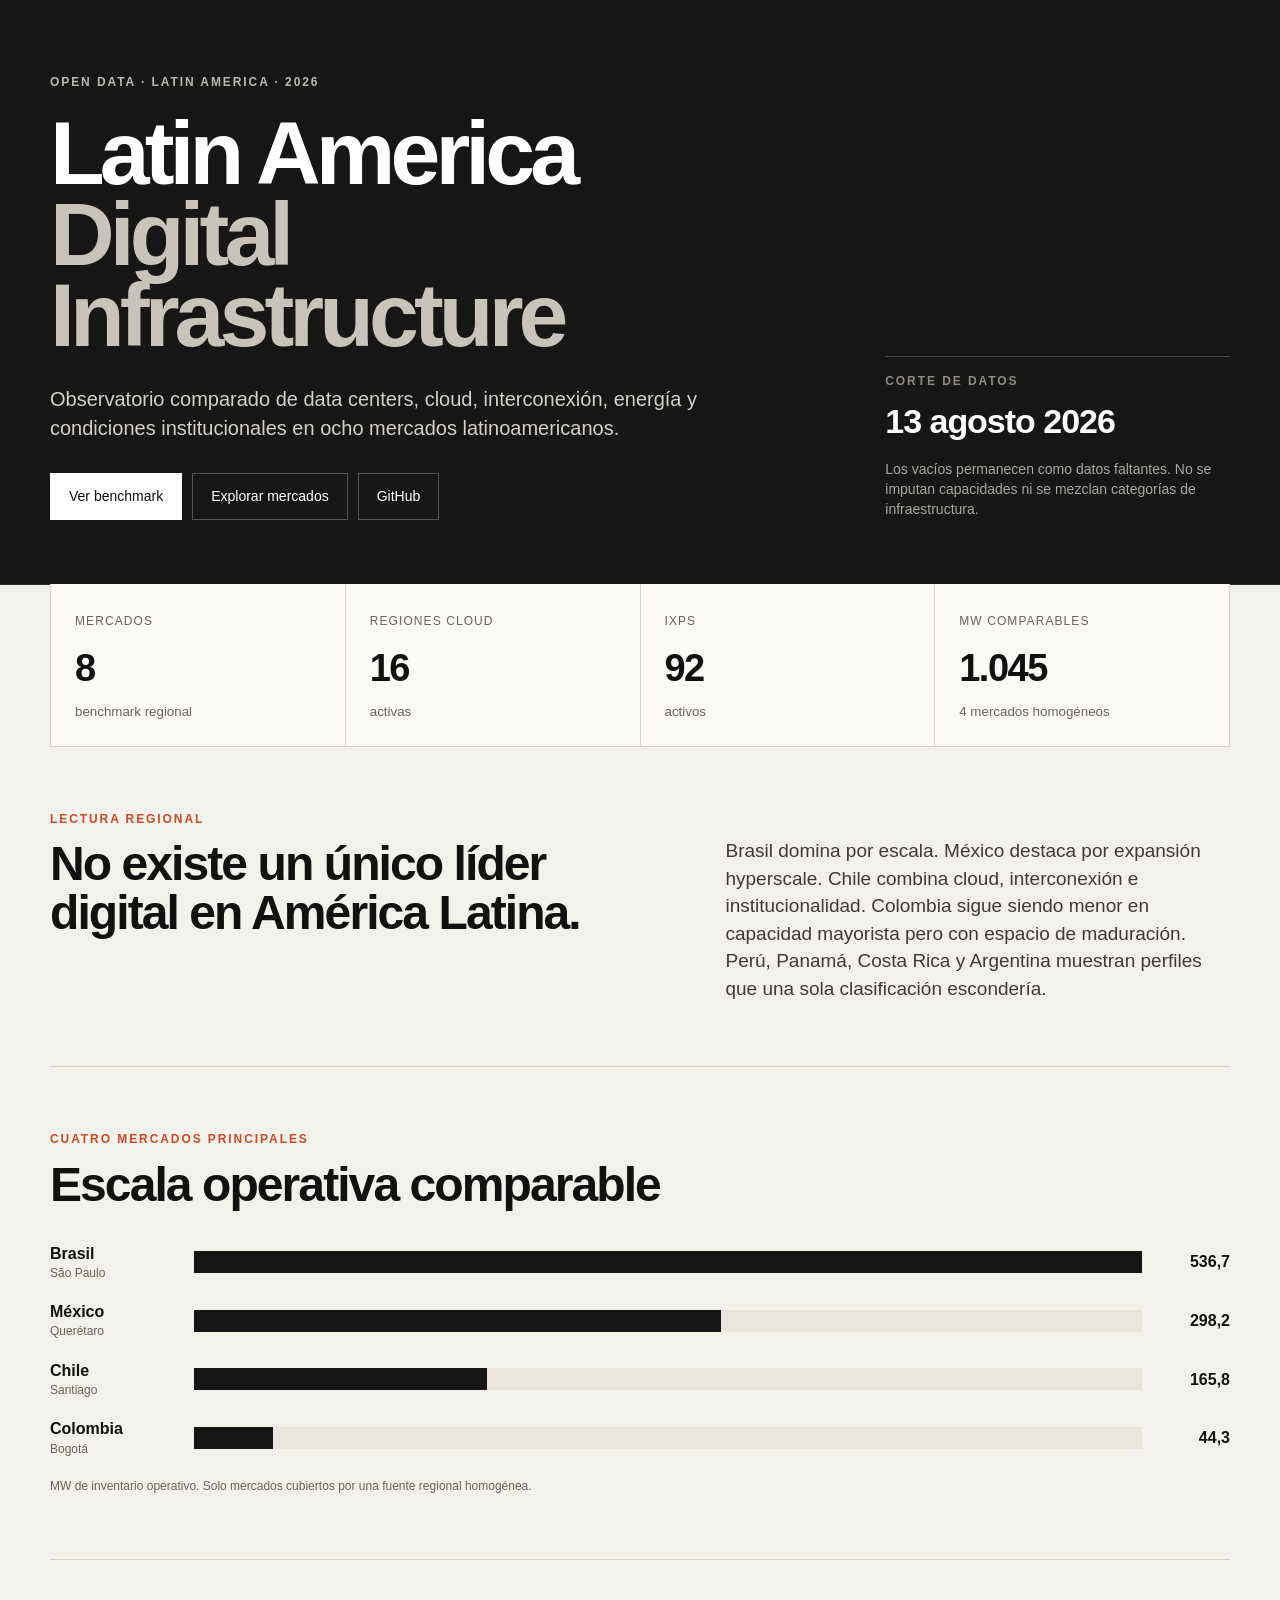
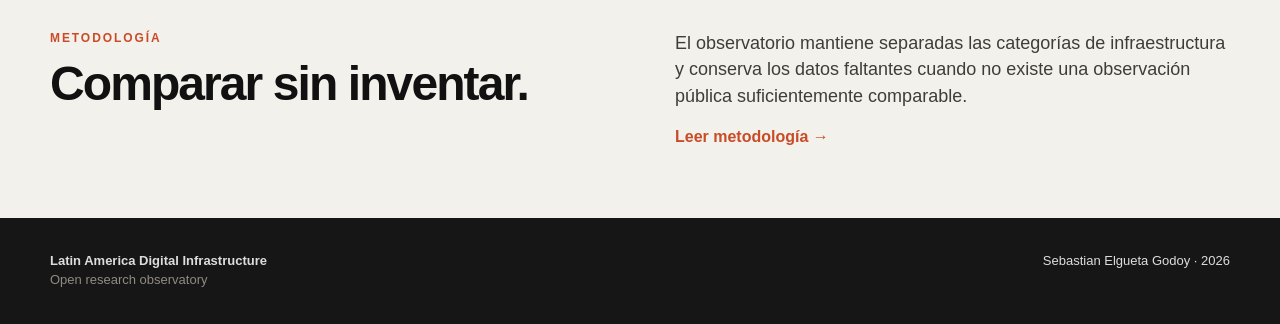
<file: index.html>
<!doctype html>
<html lang="es">
<head><meta charset="utf-8"><meta name="viewport" content="width=device-width,initial-scale=1"><meta name="description" content="Observatorio de infraestructura digital en América Latina"><title>Latin America Digital Infrastructure</title><link rel="stylesheet" href="styles.css"></head>
<body>
<header class="hero"><div class="shell hero-grid"><div><div class="eyebrow">OPEN DATA · LATIN AMERICA · 2026</div><h1>Latin America<br><span>Digital Infrastructure</span></h1><p class="lead">Observatorio comparado de data centers, cloud, interconexión, energía y condiciones institucionales en ocho mercados latinoamericanos.</p><div class="hero-actions"><a class="btn primary" href="benchmark.html">Ver benchmark</a><a class="btn" href="markets.html">Explorar mercados</a><a class="btn" href="https://github.com/selguetagodoy/latin-america-digital-infrastructure">GitHub</a></div></div><div class="hero-note"><div class="note-label">Corte de datos</div><div class="note-big">13 agosto 2026</div><p>Los vacíos permanecen como datos faltantes. No se imputan capacidades ni se mezclan categorías de infraestructura.</p></div></div></header>
<main class="shell">
<section class="kpi-grid"><article class="kpi"><span>Mercados</span><strong>8</strong><small>benchmark regional</small></article><article class="kpi"><span>Regiones cloud</span><strong>16</strong><small>activas</small></article><article class="kpi"><span>IXPs</span><strong>92</strong><small>activos</small></article><article class="kpi"><span>MW comparables</span><strong>1.045</strong><small>4 mercados homogéneos</small></article></section>
<section class="section intro"><div><div class="section-label">LECTURA REGIONAL</div><h2>No existe un único líder digital en América Latina.</h2></div><p>Brasil domina por escala. México destaca por expansión hyperscale. Chile combina cloud, interconexión e institucionalidad. Colombia sigue siendo menor en capacidad mayorista pero con espacio de maduración. Perú, Panamá, Costa Rica y Argentina muestran perfiles que una sola clasificación escondería.</p></section>
<section class="section"><div class="section-label">CUATRO MERCADOS PRINCIPALES</div><h2>Escala operativa comparable</h2><div class="bar-chart" style="margin-top:32px"><div class="bar-row"><div class="bar-label"><strong>Brasil</strong><span>São Paulo</span></div><div class="bar-track"><div class="bar-fill" style="width:100%"></div></div><div class="bar-value">536,7</div></div><div class="bar-row"><div class="bar-label"><strong>México</strong><span>Querétaro</span></div><div class="bar-track"><div class="bar-fill" style="width:55.6%"></div></div><div class="bar-value">298,2</div></div><div class="bar-row"><div class="bar-label"><strong>Chile</strong><span>Santiago</span></div><div class="bar-track"><div class="bar-fill" style="width:30.9%"></div></div><div class="bar-value">165,8</div></div><div class="bar-row"><div class="bar-label"><strong>Colombia</strong><span>Bogotá</span></div><div class="bar-track"><div class="bar-fill" style="width:8.3%"></div></div><div class="bar-value">44,3</div></div></div><p class="caption">MW de inventario operativo. Solo mercados cubiertos por una fuente regional homogénea.</p></section>
<section class="method-note"><div><div class="section-label">METODOLOGÍA</div><h2>Comparar sin inventar.</h2></div><div><p>El observatorio mantiene separadas las categorías de infraestructura y conserva los datos faltantes cuando no existe una observación pública suficientemente comparable.</p><a href="https://github.com/selguetagodoy/latin-america-digital-infrastructure/blob/main/docs/methodology.md">Leer metodología →</a></div></section>
</main><footer><div class="shell footer-grid"><div><strong>Latin America Digital Infrastructure</strong><br><span>Open research observatory</span></div><div>Sebastian Elgueta Godoy · 2026</div></div></footer>
</body></html>
</file>
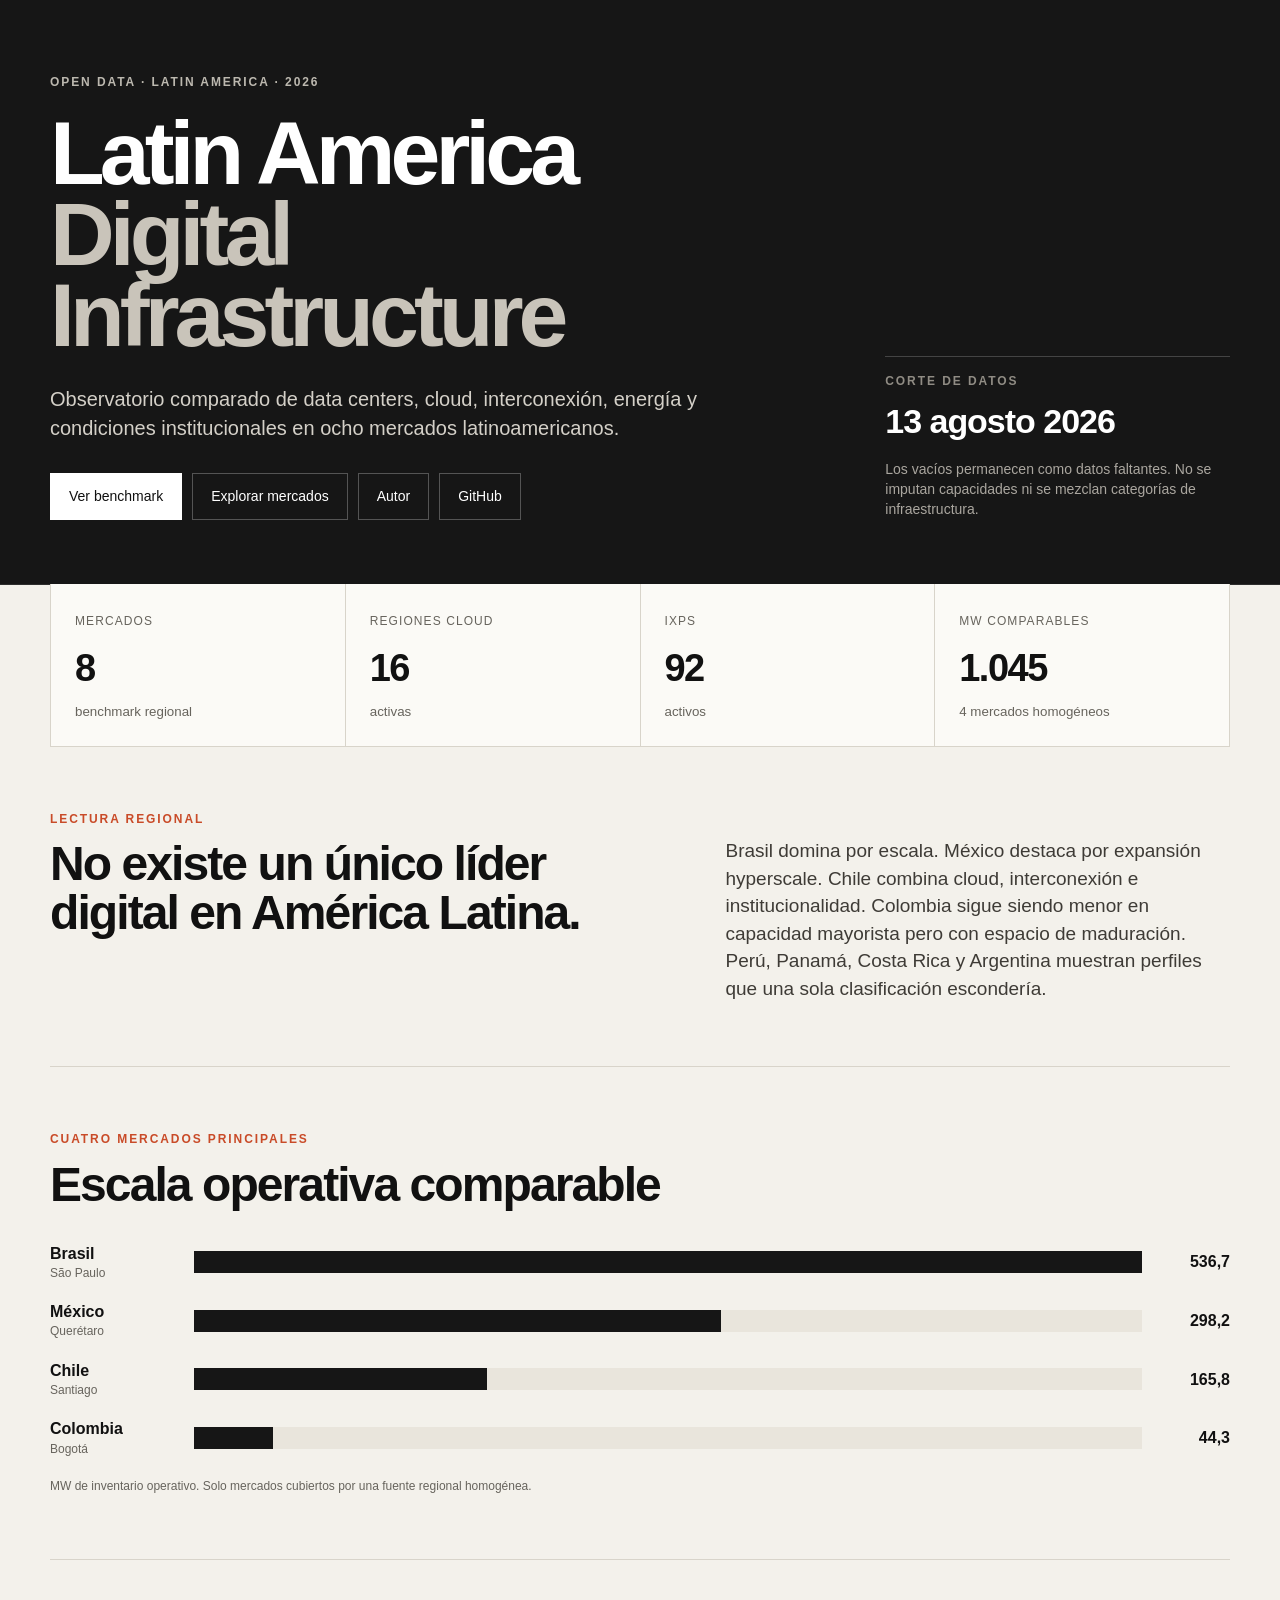
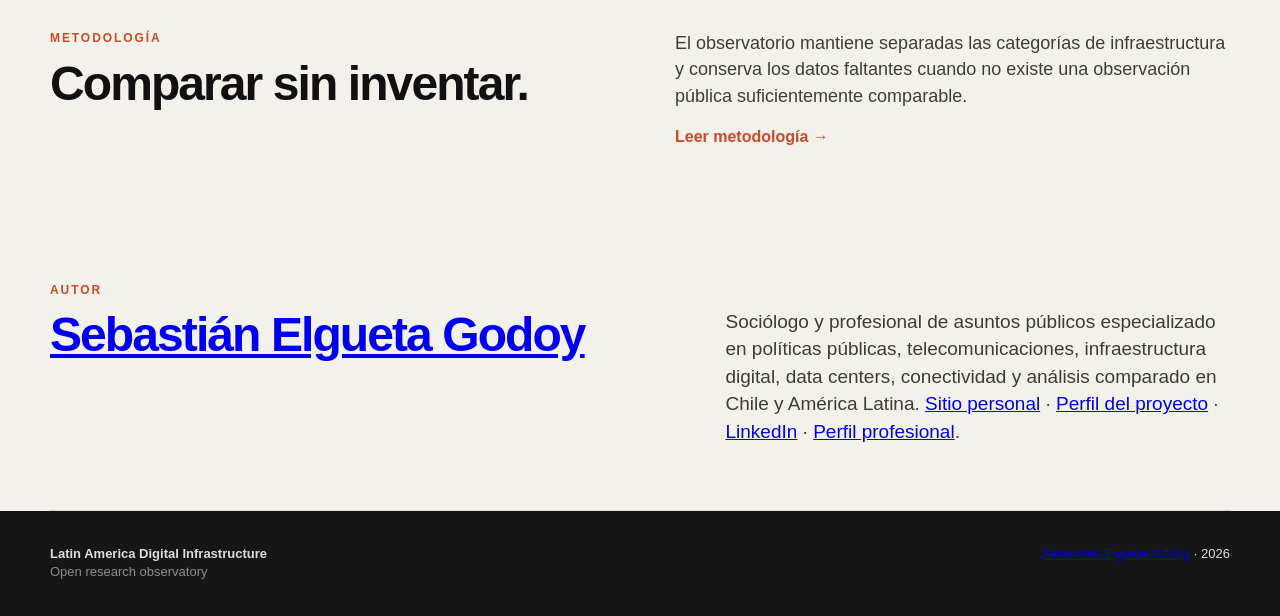
<file: site/index.html>
<!doctype html>
<html lang="es">
<head>
<meta charset="utf-8">
<meta name="viewport" content="width=device-width,initial-scale=1">
<title>Latin America Digital Infrastructure | Sebastián Elgueta Godoy</title>
<meta name="description" content="Observatorio de infraestructura digital en América Latina desarrollado por Sebastián Elgueta Godoy: data centers, cloud, IXPs, conectividad, energía y análisis comparado.">
<meta name="author" content="Sebastián Elgueta Godoy">
<meta name="robots" content="index,follow,max-image-preview:large,max-snippet:-1,max-video-preview:-1">
<link rel="canonical" href="https://selguetagodoy.github.io/latin-america-digital-infrastructure/">
<meta property="og:type" content="website">
<meta property="og:title" content="Latin America Digital Infrastructure | Sebastián Elgueta Godoy">
<meta property="og:description" content="Observatorio comparado de infraestructura digital en América Latina: data centers, cloud, interconexión, energía y condiciones institucionales.">
<meta property="og:url" content="https://selguetagodoy.github.io/latin-america-digital-infrastructure/"><meta property="og:image" content="https://selguetagodoy.github.io/assets/social/latin-america-digital-infrastructure.png">
<meta property="og:site_name" content="Latin America Digital Infrastructure">
<meta name="twitter:card" content="summary_large_image">
<meta name="twitter:title" content="Latin America Digital Infrastructure | Sebastián Elgueta Godoy">
<meta name="twitter:description" content="Open research on data centers, connectivity and digital infrastructure in Latin America."><meta name="twitter:image" content="https://selguetagodoy.github.io/assets/social/latin-america-digital-infrastructure.png">
<link rel="author" href="sebastian-elgueta-godoy.html">
<link rel="stylesheet" href="styles.css">
<script type="application/ld+json">
{
  "@context": "https://schema.org",
  "@graph": [
    {
      "@type": "Person",
      "@id": "https://selguetagodoy.github.io/#person",
      "name": "Sebastián Elgueta Godoy",
      "url": "https://selguetagodoy.github.io/",
      "jobTitle": "Sociologist and Public Affairs Professional",
      "homeLocation": {"@type": "Place", "name": "Santiago, Chile"},
      "knowsAbout": [
        "Public Affairs",
        "Public Policy",
        "Telecommunications",
        "Digital Infrastructure",
        "Data Centers",
        "Connectivity",
        "Digital Inclusion",
        "Latin America"
      ],
      "sameAs": [
        "https://github.com/selguetagodoy",
        "https://cl.linkedin.com/in/sebastian-elgueta-godoy",
        "https://www.coordenadaspublicas.cl/nosotros/"
      ]
    },
    {
      "@type": "Dataset",
      "name": "Latin America Digital Infrastructure",
      "description": "Source-backed comparative observatory of digital infrastructure across Latin America.",
      "url": "https://selguetagodoy.github.io/latin-america-digital-infrastructure/",
      "creator": {"@id": "https://selguetagodoy.github.io/#person"},
      "keywords": [
        "data centers",
        "digital infrastructure",
        "Latin America",
        "telecommunications",
        "cloud regions",
        "internet exchange points",
        "connectivity",
        "public policy"
      ]
    }
  ]
}
</script>
</head>
<body>
<header class="hero"><div class="shell hero-grid"><div><div class="eyebrow">OPEN DATA · LATIN AMERICA · 2026</div><h1>Latin America<br><span>Digital Infrastructure</span></h1><p class="lead">Observatorio comparado de data centers, cloud, interconexión, energía y condiciones institucionales en ocho mercados latinoamericanos.</p><div class="hero-actions"><a class="btn primary" href="benchmark.html">Ver benchmark</a><a class="btn" href="markets.html">Explorar mercados</a><a class="btn" rel="author" href="sebastian-elgueta-godoy.html">Autor</a><a class="btn" href="https://github.com/selguetagodoy/latin-america-digital-infrastructure">GitHub</a></div></div><div class="hero-note"><div class="note-label">Corte de datos</div><div class="note-big">13 agosto 2026</div><p>Los vacíos permanecen como datos faltantes. No se imputan capacidades ni se mezclan categorías de infraestructura.</p></div></div></header>
<main class="shell">
<section class="kpi-grid"><article class="kpi"><span>Mercados</span><strong>8</strong><small>benchmark regional</small></article><article class="kpi"><span>Regiones cloud</span><strong>16</strong><small>activas</small></article><article class="kpi"><span>IXPs</span><strong>92</strong><small>activos</small></article><article class="kpi"><span>MW comparables</span><strong>1.045</strong><small>4 mercados homogéneos</small></article></section>
<section class="section intro"><div><div class="section-label">LECTURA REGIONAL</div><h2>No existe un único líder digital en América Latina.</h2></div><p>Brasil domina por escala. México destaca por expansión hyperscale. Chile combina cloud, interconexión e institucionalidad. Colombia sigue siendo menor en capacidad mayorista pero con espacio de maduración. Perú, Panamá, Costa Rica y Argentina muestran perfiles que una sola clasificación escondería.</p></section>
<section class="section"><div class="section-label">CUATRO MERCADOS PRINCIPALES</div><h2>Escala operativa comparable</h2><div class="bar-chart" style="margin-top:32px"><div class="bar-row"><div class="bar-label"><strong>Brasil</strong><span>São Paulo</span></div><div class="bar-track"><div class="bar-fill" style="width:100%"></div></div><div class="bar-value">536,7</div></div><div class="bar-row"><div class="bar-label"><strong>México</strong><span>Querétaro</span></div><div class="bar-track"><div class="bar-fill" style="width:55.6%"></div></div><div class="bar-value">298,2</div></div><div class="bar-row"><div class="bar-label"><strong>Chile</strong><span>Santiago</span></div><div class="bar-track"><div class="bar-fill" style="width:30.9%"></div></div><div class="bar-value">165,8</div></div><div class="bar-row"><div class="bar-label"><strong>Colombia</strong><span>Bogotá</span></div><div class="bar-track"><div class="bar-fill" style="width:8.3%"></div></div><div class="bar-value">44,3</div></div></div><p class="caption">MW de inventario operativo. Solo mercados cubiertos por una fuente regional homogénea.</p></section>
<section class="method-note"><div><div class="section-label">METODOLOGÍA</div><h2>Comparar sin inventar.</h2></div><div><p>El observatorio mantiene separadas las categorías de infraestructura y conserva los datos faltantes cuando no existe una observación pública suficientemente comparable.</p><a href="https://github.com/selguetagodoy/latin-america-digital-infrastructure/blob/main/docs/methodology.md">Leer metodología →</a></div></section>
<section class="section intro"><div><div class="section-label">AUTOR</div><h2><a rel="author" href="sebastian-elgueta-godoy.html">Sebastián Elgueta Godoy</a></h2></div><p>Sociólogo y profesional de asuntos públicos especializado en políticas públicas, telecomunicaciones, infraestructura digital, data centers, conectividad y análisis comparado en Chile y América Latina. <a href="https://selguetagodoy.github.io/">Sitio personal</a> · <a href="sebastian-elgueta-godoy.html">Perfil del proyecto</a> · <a href="https://cl.linkedin.com/in/sebastian-elgueta-godoy">LinkedIn</a> · <a href="https://www.coordenadaspublicas.cl/nosotros/">Perfil profesional</a>.</p></section>
</main><footer><div class="shell footer-grid"><div><strong>Latin America Digital Infrastructure</strong><br><span>Open research observatory</span></div><div><a rel="author" href="sebastian-elgueta-godoy.html">Sebastián Elgueta Godoy</a> · 2026</div></div></footer>
</body></html>
</file>
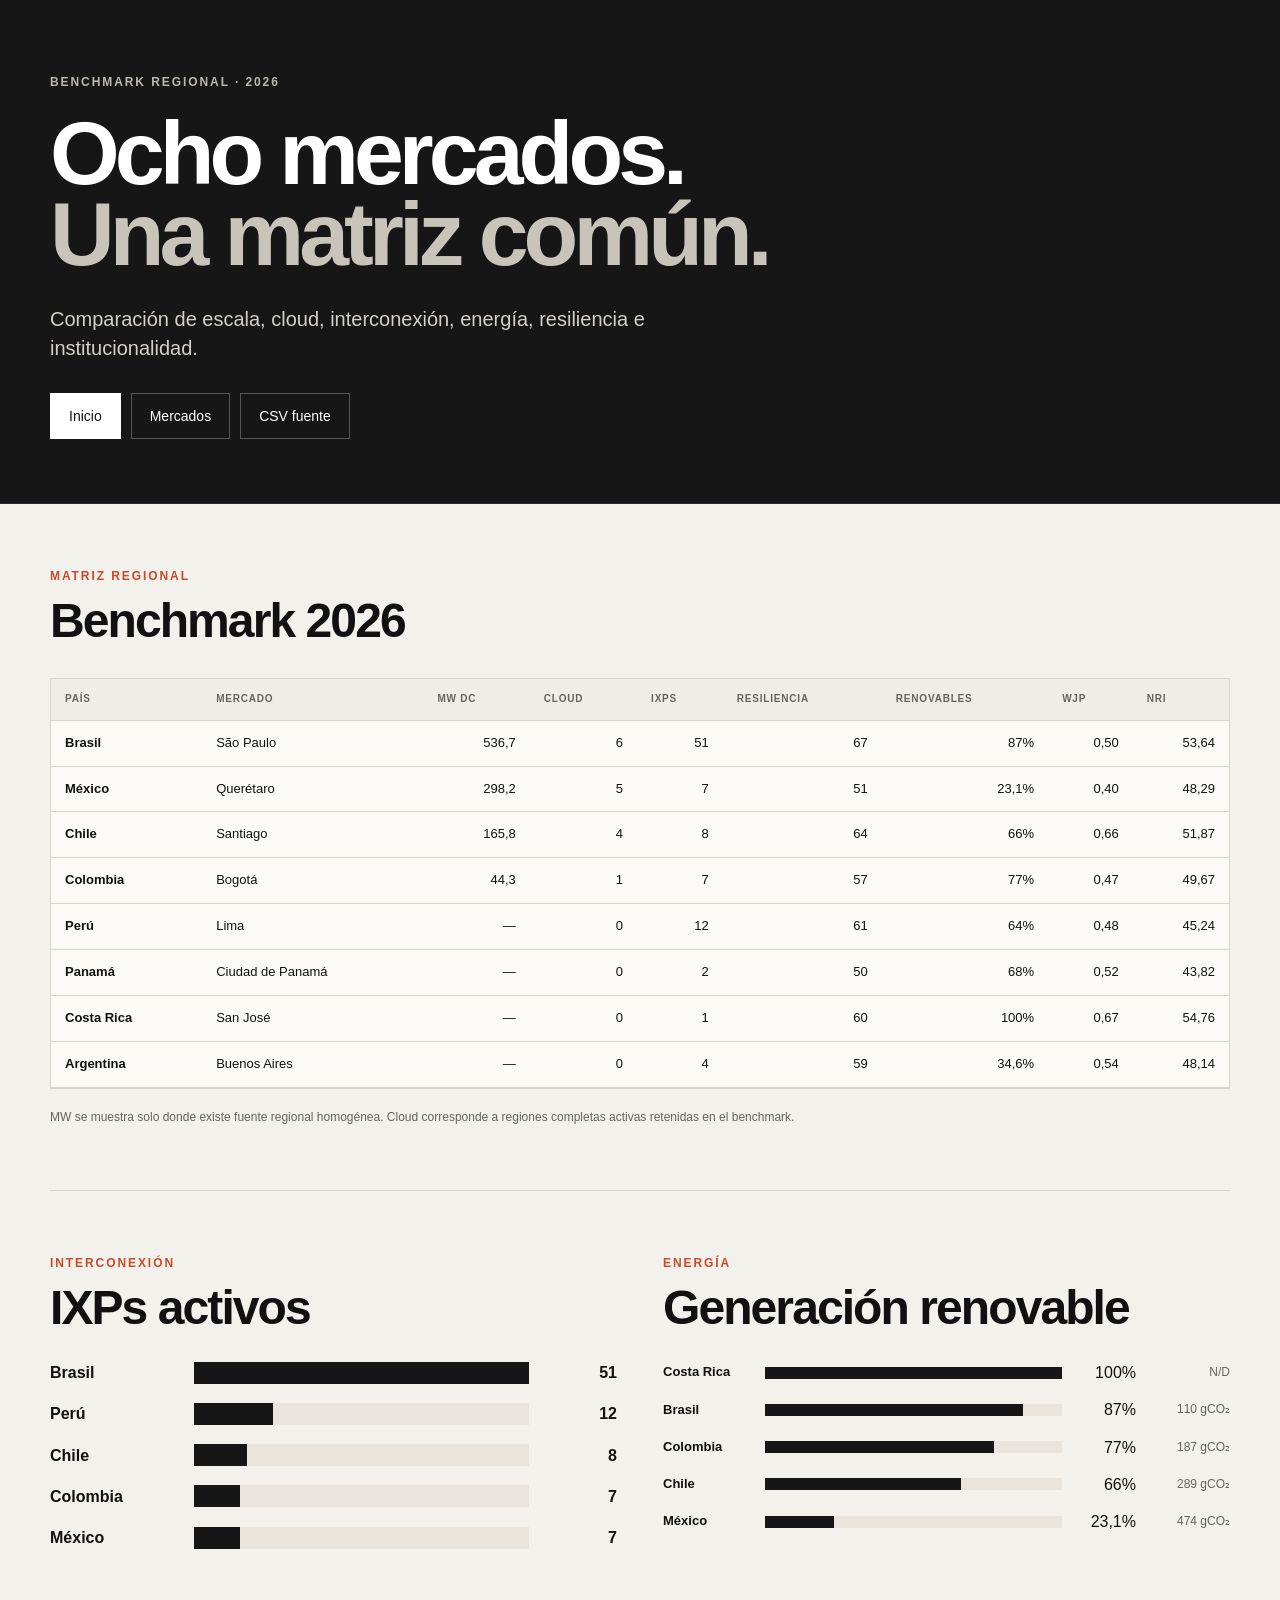
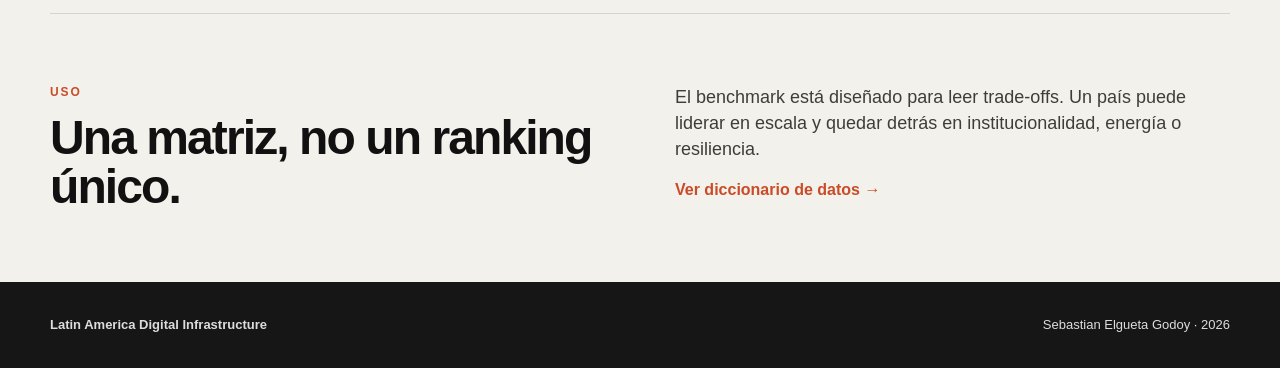
<file: benchmark.html>
<!doctype html><html lang="es"><head><meta charset="utf-8"><meta name="viewport" content="width=device-width,initial-scale=1"><title>Benchmark 2026 · Latin America Digital Infrastructure</title><link rel="stylesheet" href="styles.css"></head><body><header class="hero"><div class="shell"><div class="eyebrow">BENCHMARK REGIONAL · 2026</div><h1 style="max-width:850px">Ocho mercados.<br><span>Una matriz común.</span></h1><p class="lead">Comparación de escala, cloud, interconexión, energía, resiliencia e institucionalidad.</p><div class="hero-actions"><a class="btn primary" href="index.html">Inicio</a><a class="btn" href="markets.html">Mercados</a><a class="btn" href="https://github.com/selguetagodoy/latin-america-digital-infrastructure/blob/main/data/regional_benchmark_2026.csv">CSV fuente</a></div></div></header><main class="shell"><section class="section"><div class="section-label">MATRIZ REGIONAL</div><h2>Benchmark 2026</h2><div class="table-wrap" style="margin-top:32px"><table><thead><tr><th>País</th><th>Mercado</th><th>MW DC</th><th>Cloud</th><th>IXPs</th><th>Resiliencia</th><th>Renovables</th><th>WJP</th><th>NRI</th></tr></thead><tbody><tr><td><strong>Brasil</strong></td><td>São Paulo</td><td class="num">536,7</td><td class="num">6</td><td class="num">51</td><td class="num">67</td><td class="num">87%</td><td class="num">0,50</td><td class="num">53,64</td></tr><tr><td><strong>México</strong></td><td>Querétaro</td><td class="num">298,2</td><td class="num">5</td><td class="num">7</td><td class="num">51</td><td class="num">23,1%</td><td class="num">0,40</td><td class="num">48,29</td></tr><tr><td><strong>Chile</strong></td><td>Santiago</td><td class="num">165,8</td><td class="num">4</td><td class="num">8</td><td class="num">64</td><td class="num">66%</td><td class="num">0,66</td><td class="num">51,87</td></tr><tr><td><strong>Colombia</strong></td><td>Bogotá</td><td class="num">44,3</td><td class="num">1</td><td class="num">7</td><td class="num">57</td><td class="num">77%</td><td class="num">0,47</td><td class="num">49,67</td></tr><tr><td><strong>Perú</strong></td><td>Lima</td><td class="num">—</td><td class="num">0</td><td class="num">12</td><td class="num">61</td><td class="num">64%</td><td class="num">0,48</td><td class="num">45,24</td></tr><tr><td><strong>Panamá</strong></td><td>Ciudad de Panamá</td><td class="num">—</td><td class="num">0</td><td class="num">2</td><td class="num">50</td><td class="num">68%</td><td class="num">0,52</td><td class="num">43,82</td></tr><tr><td><strong>Costa Rica</strong></td><td>San José</td><td class="num">—</td><td class="num">0</td><td class="num">1</td><td class="num">60</td><td class="num">100%</td><td class="num">0,67</td><td class="num">54,76</td></tr><tr><td><strong>Argentina</strong></td><td>Buenos Aires</td><td class="num">—</td><td class="num">0</td><td class="num">4</td><td class="num">59</td><td class="num">34,6%</td><td class="num">0,54</td><td class="num">48,14</td></tr></tbody></table></div><p class="caption">MW se muestra solo donde existe fuente regional homogénea. Cloud corresponde a regiones completas activas retenidas en el benchmark.</p></section><section class="split"><section class="section mini-panel"><div class="section-label">INTERCONEXIÓN</div><h2>IXPs activos</h2><div class="bar-chart" style="margin-top:28px"><div class="bar-row"><div class="bar-label"><strong>Brasil</strong></div><div class="bar-track"><div class="bar-fill" style="width:100%"></div></div><div class="bar-value">51</div></div><div class="bar-row"><div class="bar-label"><strong>Perú</strong></div><div class="bar-track"><div class="bar-fill" style="width:23.5%"></div></div><div class="bar-value">12</div></div><div class="bar-row"><div class="bar-label"><strong>Chile</strong></div><div class="bar-track"><div class="bar-fill" style="width:15.7%"></div></div><div class="bar-value">8</div></div><div class="bar-row"><div class="bar-label"><strong>Colombia</strong></div><div class="bar-track"><div class="bar-fill" style="width:13.7%"></div></div><div class="bar-value">7</div></div><div class="bar-row"><div class="bar-label"><strong>México</strong></div><div class="bar-track"><div class="bar-fill" style="width:13.7%"></div></div><div class="bar-value">7</div></div></div></section><section class="section mini-panel"><div class="section-label">ENERGÍA</div><h2>Generación renovable</h2><div class="energy-list" style="margin-top:28px"><div class="energy-row"><strong>Costa Rica</strong><div class="renew-track"><div class="renew-fill" style="width:100%"></div></div><div class="num">100%</div><div class="carbon">N/D</div></div><div class="energy-row"><strong>Brasil</strong><div class="renew-track"><div class="renew-fill" style="width:87%"></div></div><div class="num">87%</div><div class="carbon">110 gCO₂</div></div><div class="energy-row"><strong>Colombia</strong><div class="renew-track"><div class="renew-fill" style="width:77%"></div></div><div class="num">77%</div><div class="carbon">187 gCO₂</div></div><div class="energy-row"><strong>Chile</strong><div class="renew-track"><div class="renew-fill" style="width:66%"></div></div><div class="num">66%</div><div class="carbon">289 gCO₂</div></div><div class="energy-row"><strong>México</strong><div class="renew-track"><div class="renew-fill" style="width:23.1%"></div></div><div class="num">23,1%</div><div class="carbon">474 gCO₂</div></div></div></section></section><section class="method-note"><div><div class="section-label">USO</div><h2>Una matriz, no un ranking único.</h2></div><div><p>El benchmark está diseñado para leer trade-offs. Un país puede liderar en escala y quedar detrás en institucionalidad, energía o resiliencia.</p><a href="https://github.com/selguetagodoy/latin-america-digital-infrastructure/blob/main/docs/data_dictionary.md">Ver diccionario de datos →</a></div></section></main><footer><div class="shell footer-grid"><div><strong>Latin America Digital Infrastructure</strong></div><div>Sebastian Elgueta Godoy · 2026</div></div></footer></body></html>
</file>
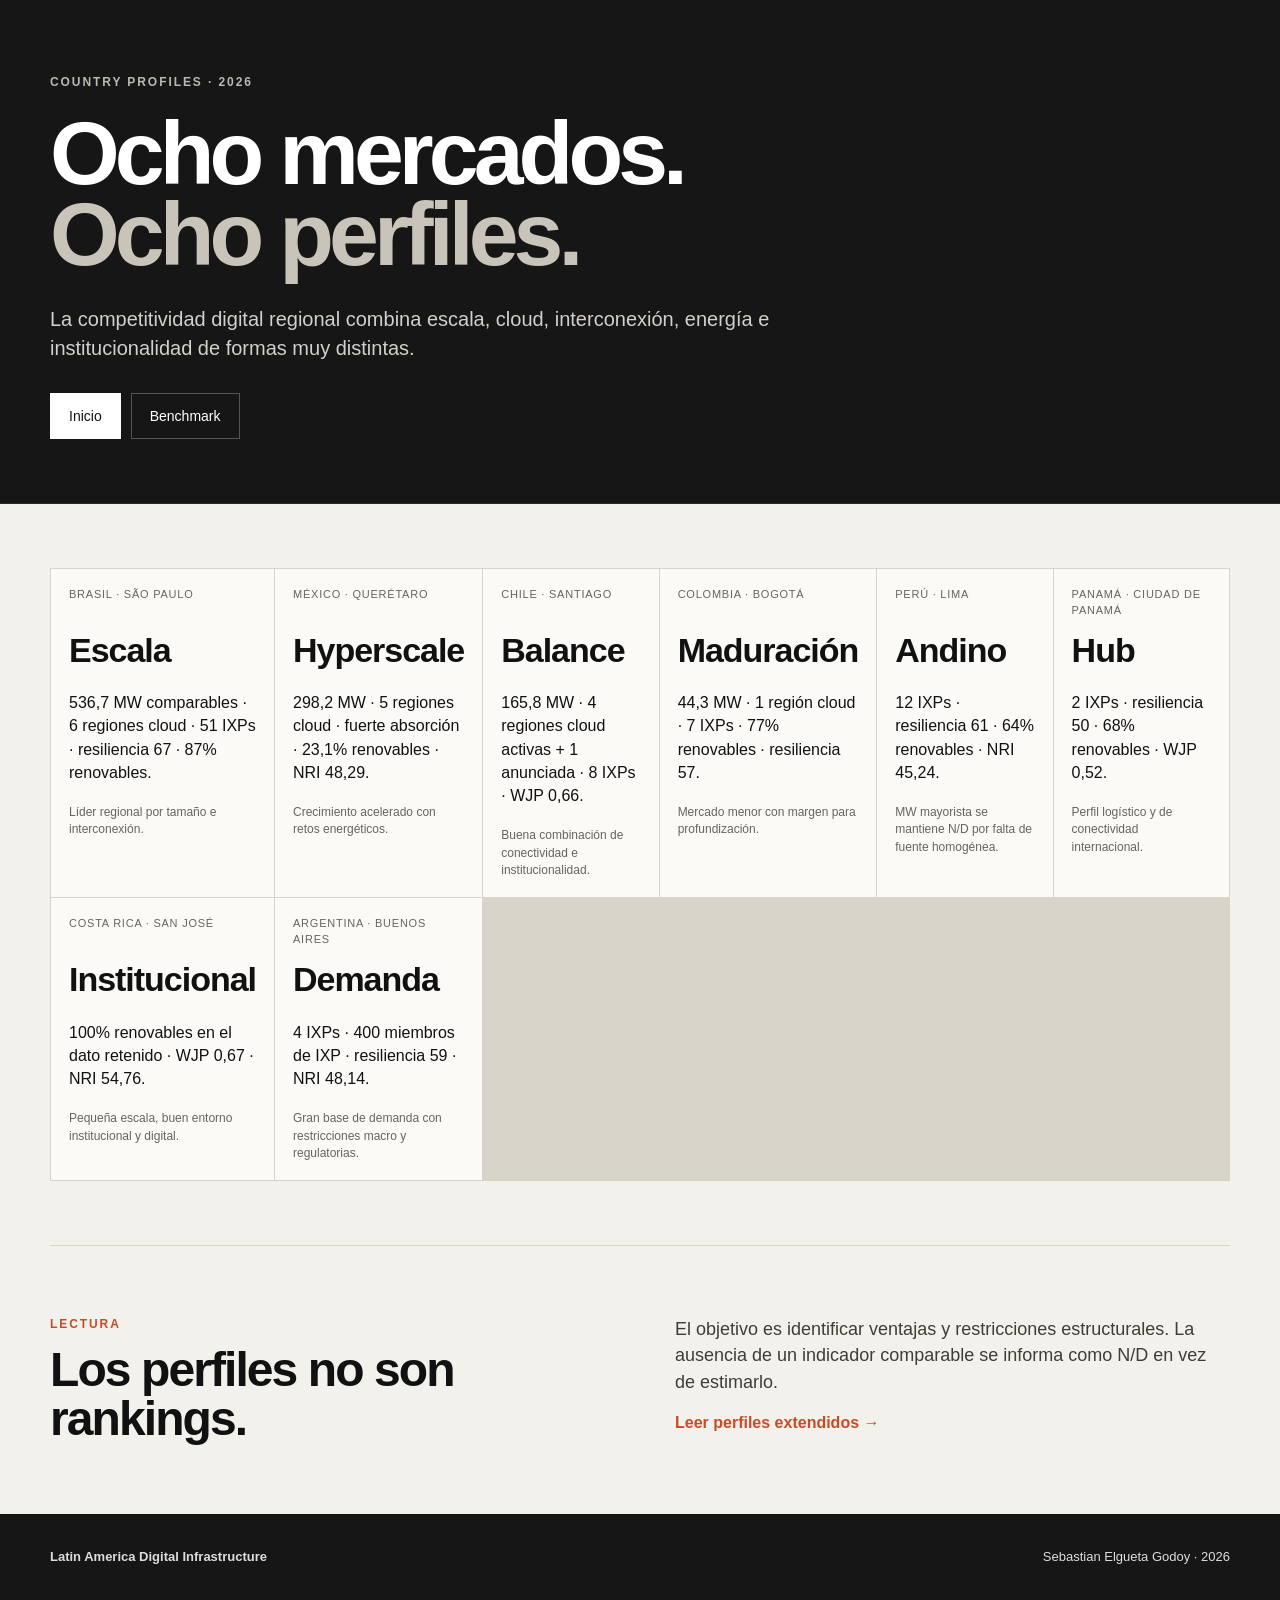
<file: markets.html>
<!doctype html><html lang="es"><head><meta charset="utf-8"><meta name="viewport" content="width=device-width,initial-scale=1"><title>Mercados · Latin America Digital Infrastructure</title><link rel="stylesheet" href="styles.css"></head><body><header class="hero"><div class="shell"><div class="eyebrow">COUNTRY PROFILES · 2026</div><h1>Ocho mercados.<br><span>Ocho perfiles.</span></h1><p class="lead">La competitividad digital regional combina escala, cloud, interconexión, energía e institucionalidad de formas muy distintas.</p><div class="hero-actions"><a class="btn primary" href="index.html">Inicio</a><a class="btn" href="benchmark.html">Benchmark</a></div></div></header><main class="shell"><section class="section"><div class="compare-grid"><article class="compare-card"><div class="metric">BRASIL · São Paulo</div><div class="note-big" style="color:#111">Escala</div><p>536,7 MW comparables · 6 regiones cloud · 51 IXPs · resiliencia 67 · 87% renovables.</p><p class="caption">Líder regional por tamaño e interconexión.</p></article><article class="compare-card"><div class="metric">MÉXICO · Querétaro</div><div class="note-big" style="color:#111">Hyperscale</div><p>298,2 MW · 5 regiones cloud · fuerte absorción · 23,1% renovables · NRI 48,29.</p><p class="caption">Crecimiento acelerado con retos energéticos.</p></article><article class="compare-card"><div class="metric">CHILE · Santiago</div><div class="note-big" style="color:#111">Balance</div><p>165,8 MW · 4 regiones cloud activas + 1 anunciada · 8 IXPs · WJP 0,66.</p><p class="caption">Buena combinación de conectividad e institucionalidad.</p></article><article class="compare-card"><div class="metric">COLOMBIA · Bogotá</div><div class="note-big" style="color:#111">Maduración</div><p>44,3 MW · 1 región cloud · 7 IXPs · 77% renovables · resiliencia 57.</p><p class="caption">Mercado menor con margen para profundización.</p></article><article class="compare-card"><div class="metric">PERÚ · Lima</div><div class="note-big" style="color:#111">Andino</div><p>12 IXPs · resiliencia 61 · 64% renovables · NRI 45,24.</p><p class="caption">MW mayorista se mantiene N/D por falta de fuente homogénea.</p></article><article class="compare-card"><div class="metric">PANAMÁ · Ciudad de Panamá</div><div class="note-big" style="color:#111">Hub</div><p>2 IXPs · resiliencia 50 · 68% renovables · WJP 0,52.</p><p class="caption">Perfil logístico y de conectividad internacional.</p></article><article class="compare-card"><div class="metric">COSTA RICA · San José</div><div class="note-big" style="color:#111">Institucional</div><p>100% renovables en el dato retenido · WJP 0,67 · NRI 54,76.</p><p class="caption">Pequeña escala, buen entorno institucional y digital.</p></article><article class="compare-card"><div class="metric">ARGENTINA · Buenos Aires</div><div class="note-big" style="color:#111">Demanda</div><p>4 IXPs · 400 miembros de IXP · resiliencia 59 · NRI 48,14.</p><p class="caption">Gran base de demanda con restricciones macro y regulatorias.</p></article></div></section><section class="method-note"><div><div class="section-label">LECTURA</div><h2>Los perfiles no son rankings.</h2></div><div><p>El objetivo es identificar ventajas y restricciones estructurales. La ausencia de un indicador comparable se informa como N/D en vez de estimarlo.</p><a href="https://github.com/selguetagodoy/latin-america-digital-infrastructure/blob/main/docs/country_profiles.md">Leer perfiles extendidos →</a></div></section></main><footer><div class="shell footer-grid"><div><strong>Latin America Digital Infrastructure</strong></div><div>Sebastian Elgueta Godoy · 2026</div></div></footer></body></html>
</file>
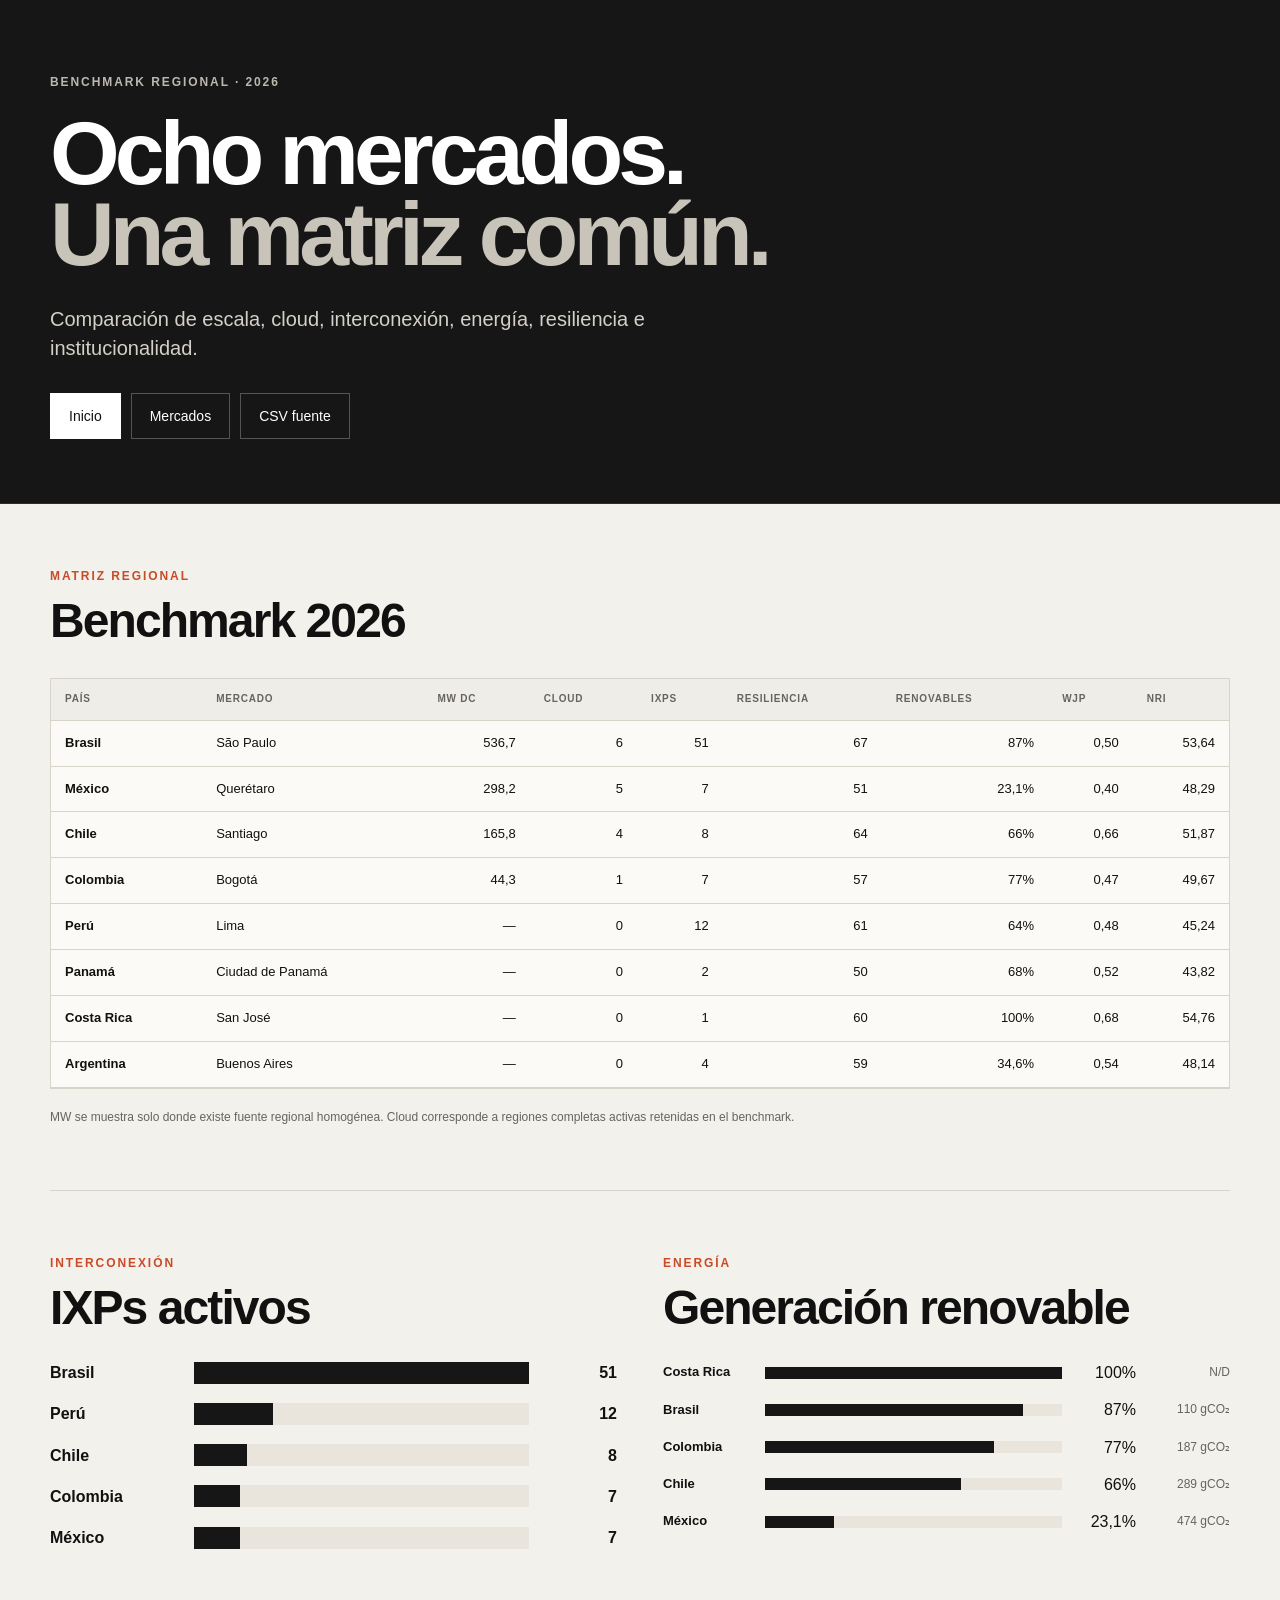
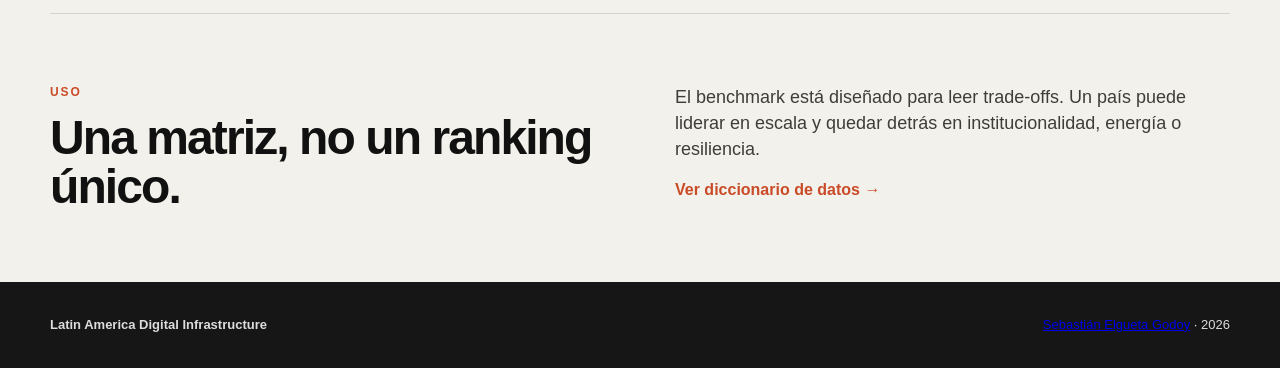
<file: site/benchmark.html>
<!doctype html><html lang="es"><head><meta charset="utf-8"><meta name="viewport" content="width=device-width,initial-scale=1"><title>Benchmark de infraestructura digital en América Latina 2026 | Sebastián Elgueta Godoy</title><meta name="description" content="Benchmark 2026 de infraestructura digital en ocho mercados de América Latina, elaborado por Sebastián Elgueta Godoy: data centers, cloud, IXPs, energía e institucionalidad."><meta name="author" content="Sebastián Elgueta Godoy"><meta name="robots" content="index,follow,max-snippet:-1"><link rel="canonical" href="https://selguetagodoy.github.io/latin-america-digital-infrastructure/benchmark.html"><meta property="og:type" content="article"><meta property="og:title" content="Benchmark de infraestructura digital en América Latina 2026"><meta property="og:description" content="Comparación regional de data centers, cloud, interconexión, energía, resiliencia e institucionalidad."><meta property="og:url" content="https://selguetagodoy.github.io/latin-america-digital-infrastructure/benchmark.html"><meta property="og:image" content="https://selguetagodoy.github.io/assets/social/latin-america-digital-infrastructure.png"><meta name="twitter:card" content="summary_large_image"><meta name="twitter:image" content="https://selguetagodoy.github.io/assets/social/latin-america-digital-infrastructure.png"><link rel="author" href="sebastian-elgueta-godoy.html"><link rel="stylesheet" href="styles.css"></head><body><header class="hero"><div class="shell"><div class="eyebrow">BENCHMARK REGIONAL · 2026</div><h1 style="max-width:850px">Ocho mercados.<br><span>Una matriz común.</span></h1><p class="lead">Comparación de escala, cloud, interconexión, energía, resiliencia e institucionalidad.</p><div class="hero-actions"><a class="btn primary" href="index.html">Inicio</a><a class="btn" href="markets.html">Mercados</a><a class="btn" href="https://github.com/selguetagodoy/latin-america-digital-infrastructure/blob/main/data/regional_benchmark_2026.csv">CSV fuente</a></div></div></header><main class="shell"><section class="section"><div class="section-label">MATRIZ REGIONAL</div><h2>Benchmark 2026</h2><div class="table-wrap" style="margin-top:32px"><table><thead><tr><th>País</th><th>Mercado</th><th>MW DC</th><th>Cloud</th><th>IXPs</th><th>Resiliencia</th><th>Renovables</th><th>WJP</th><th>NRI</th></tr></thead><tbody><tr><td><strong>Brasil</strong></td><td>São Paulo</td><td class="num">536,7</td><td class="num">6</td><td class="num">51</td><td class="num">67</td><td class="num">87%</td><td class="num">0,50</td><td class="num">53,64</td></tr><tr><td><strong>México</strong></td><td>Querétaro</td><td class="num">298,2</td><td class="num">5</td><td class="num">7</td><td class="num">51</td><td class="num">23,1%</td><td class="num">0,40</td><td class="num">48,29</td></tr><tr><td><strong>Chile</strong></td><td>Santiago</td><td class="num">165,8</td><td class="num">4</td><td class="num">8</td><td class="num">64</td><td class="num">66%</td><td class="num">0,66</td><td class="num">51,87</td></tr><tr><td><strong>Colombia</strong></td><td>Bogotá</td><td class="num">44,3</td><td class="num">1</td><td class="num">7</td><td class="num">57</td><td class="num">77%</td><td class="num">0,47</td><td class="num">49,67</td></tr><tr><td><strong>Perú</strong></td><td>Lima</td><td class="num">—</td><td class="num">0</td><td class="num">12</td><td class="num">61</td><td class="num">64%</td><td class="num">0,48</td><td class="num">45,24</td></tr><tr><td><strong>Panamá</strong></td><td>Ciudad de Panamá</td><td class="num">—</td><td class="num">0</td><td class="num">2</td><td class="num">50</td><td class="num">68%</td><td class="num">0,52</td><td class="num">43,82</td></tr><tr><td><strong>Costa Rica</strong></td><td>San José</td><td class="num">—</td><td class="num">0</td><td class="num">1</td><td class="num">60</td><td class="num">100%</td><td class="num">0,68</td><td class="num">54,76</td></tr><tr><td><strong>Argentina</strong></td><td>Buenos Aires</td><td class="num">—</td><td class="num">0</td><td class="num">4</td><td class="num">59</td><td class="num">34,6%</td><td class="num">0,54</td><td class="num">48,14</td></tr></tbody></table></div><p class="caption">MW se muestra solo donde existe fuente regional homogénea. Cloud corresponde a regiones completas activas retenidas en el benchmark.</p></section><section class="split"><section class="section mini-panel"><div class="section-label">INTERCONEXIÓN</div><h2>IXPs activos</h2><div class="bar-chart" style="margin-top:28px"><div class="bar-row"><div class="bar-label"><strong>Brasil</strong></div><div class="bar-track"><div class="bar-fill" style="width:100%"></div></div><div class="bar-value">51</div></div><div class="bar-row"><div class="bar-label"><strong>Perú</strong></div><div class="bar-track"><div class="bar-fill" style="width:23.5%"></div></div><div class="bar-value">12</div></div><div class="bar-row"><div class="bar-label"><strong>Chile</strong></div><div class="bar-track"><div class="bar-fill" style="width:15.7%"></div></div><div class="bar-value">8</div></div><div class="bar-row"><div class="bar-label"><strong>Colombia</strong></div><div class="bar-track"><div class="bar-fill" style="width:13.7%"></div></div><div class="bar-value">7</div></div><div class="bar-row"><div class="bar-label"><strong>México</strong></div><div class="bar-track"><div class="bar-fill" style="width:13.7%"></div></div><div class="bar-value">7</div></div></div></section><section class="section mini-panel"><div class="section-label">ENERGÍA</div><h2>Generación renovable</h2><div class="energy-list" style="margin-top:28px"><div class="energy-row"><strong>Costa Rica</strong><div class="renew-track"><div class="renew-fill" style="width:100%"></div></div><div class="num">100%</div><div class="carbon">N/D</div></div><div class="energy-row"><strong>Brasil</strong><div class="renew-track"><div class="renew-fill" style="width:87%"></div></div><div class="num">87%</div><div class="carbon">110 gCO₂</div></div><div class="energy-row"><strong>Colombia</strong><div class="renew-track"><div class="renew-fill" style="width:77%"></div></div><div class="num">77%</div><div class="carbon">187 gCO₂</div></div><div class="energy-row"><strong>Chile</strong><div class="renew-track"><div class="renew-fill" style="width:66%"></div></div><div class="num">66%</div><div class="carbon">289 gCO₂</div></div><div class="energy-row"><strong>México</strong><div class="renew-track"><div class="renew-fill" style="width:23.1%"></div></div><div class="num">23,1%</div><div class="carbon">474 gCO₂</div></div></div></section></section><section class="method-note"><div><div class="section-label">USO</div><h2>Una matriz, no un ranking único.</h2></div><div><p>El benchmark está diseñado para leer trade-offs. Un país puede liderar en escala y quedar detrás en institucionalidad, energía o resiliencia.</p><a href="https://github.com/selguetagodoy/latin-america-digital-infrastructure/blob/main/docs/data_dictionary.md">Ver diccionario de datos →</a></div></section></main><footer><div class="shell footer-grid"><div><strong>Latin America Digital Infrastructure</strong></div><div><a rel="author" href="sebastian-elgueta-godoy.html">Sebastián Elgueta Godoy</a> · 2026</div></div></footer></body></html>
</file>
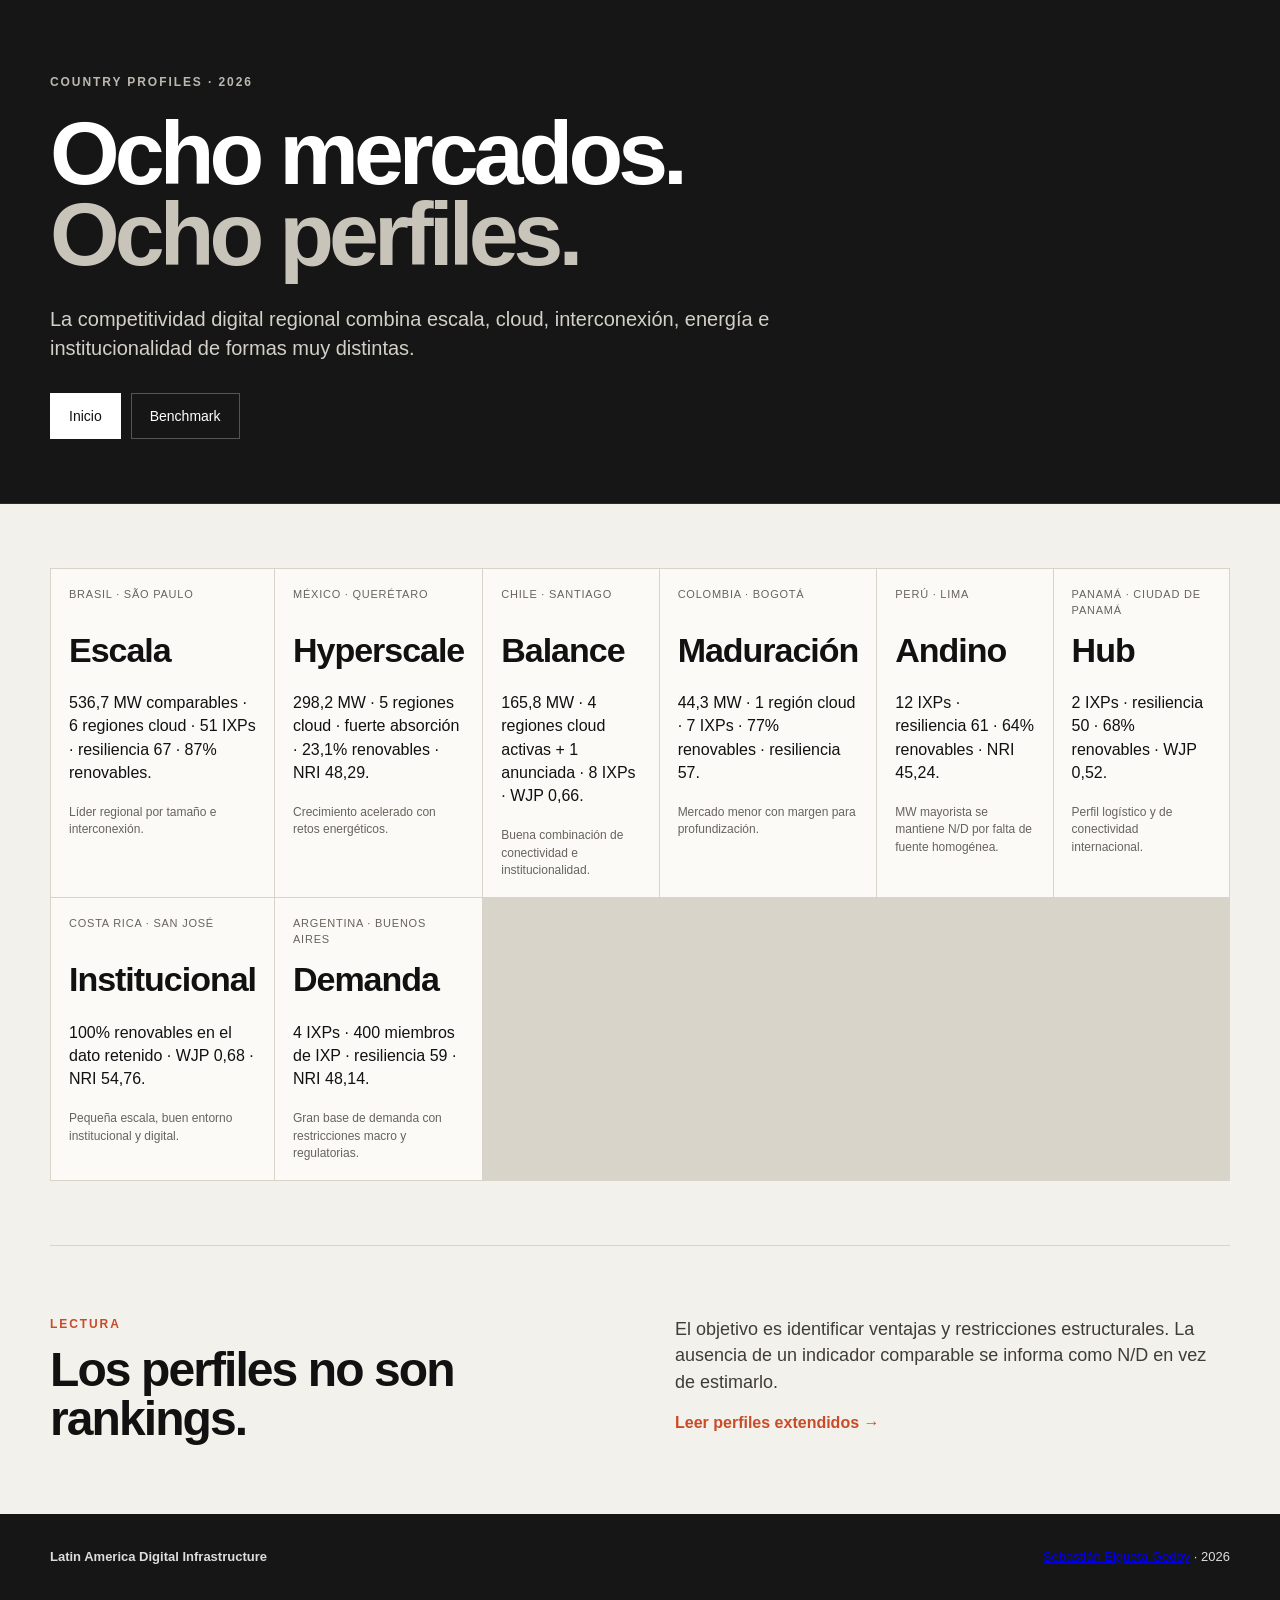
<file: site/markets.html>
<!doctype html><html lang="es"><head><meta charset="utf-8"><meta name="viewport" content="width=device-width,initial-scale=1"><title>Mercados de infraestructura digital en América Latina | Sebastián Elgueta Godoy</title><meta name="description" content="Perfiles comparados de ocho mercados latinoamericanos de infraestructura digital, elaborados por Sebastián Elgueta Godoy: data centers, cloud, IXPs, energía e institucionalidad."><meta name="author" content="Sebastián Elgueta Godoy"><meta name="robots" content="index,follow,max-snippet:-1"><link rel="canonical" href="https://selguetagodoy.github.io/latin-america-digital-infrastructure/markets.html"><meta property="og:type" content="article"><meta property="og:title" content="Mercados de infraestructura digital en América Latina"><meta property="og:description" content="Ocho perfiles comparados de infraestructura digital en América Latina."><meta property="og:url" content="https://selguetagodoy.github.io/latin-america-digital-infrastructure/markets.html"><meta property="og:image" content="https://selguetagodoy.github.io/assets/social/latin-america-digital-infrastructure.png"><meta name="twitter:card" content="summary_large_image"><meta name="twitter:image" content="https://selguetagodoy.github.io/assets/social/latin-america-digital-infrastructure.png"><link rel="author" href="sebastian-elgueta-godoy.html"><link rel="stylesheet" href="styles.css"></head><body><header class="hero"><div class="shell"><div class="eyebrow">COUNTRY PROFILES · 2026</div><h1>Ocho mercados.<br><span>Ocho perfiles.</span></h1><p class="lead">La competitividad digital regional combina escala, cloud, interconexión, energía e institucionalidad de formas muy distintas.</p><div class="hero-actions"><a class="btn primary" href="index.html">Inicio</a><a class="btn" href="benchmark.html">Benchmark</a></div></div></header><main class="shell"><section class="section"><div class="compare-grid"><article class="compare-card"><div class="metric">BRASIL · São Paulo</div><div class="note-big" style="color:#111">Escala</div><p>536,7 MW comparables · 6 regiones cloud · 51 IXPs · resiliencia 67 · 87% renovables.</p><p class="caption">Líder regional por tamaño e interconexión.</p></article><article class="compare-card"><div class="metric">MÉXICO · Querétaro</div><div class="note-big" style="color:#111">Hyperscale</div><p>298,2 MW · 5 regiones cloud · fuerte absorción · 23,1% renovables · NRI 48,29.</p><p class="caption">Crecimiento acelerado con retos energéticos.</p></article><article class="compare-card"><div class="metric">CHILE · Santiago</div><div class="note-big" style="color:#111">Balance</div><p>165,8 MW · 4 regiones cloud activas + 1 anunciada · 8 IXPs · WJP 0,66.</p><p class="caption">Buena combinación de conectividad e institucionalidad.</p></article><article class="compare-card"><div class="metric">COLOMBIA · Bogotá</div><div class="note-big" style="color:#111">Maduración</div><p>44,3 MW · 1 región cloud · 7 IXPs · 77% renovables · resiliencia 57.</p><p class="caption">Mercado menor con margen para profundización.</p></article><article class="compare-card"><div class="metric">PERÚ · Lima</div><div class="note-big" style="color:#111">Andino</div><p>12 IXPs · resiliencia 61 · 64% renovables · NRI 45,24.</p><p class="caption">MW mayorista se mantiene N/D por falta de fuente homogénea.</p></article><article class="compare-card"><div class="metric">PANAMÁ · Ciudad de Panamá</div><div class="note-big" style="color:#111">Hub</div><p>2 IXPs · resiliencia 50 · 68% renovables · WJP 0,52.</p><p class="caption">Perfil logístico y de conectividad internacional.</p></article><article class="compare-card"><div class="metric">COSTA RICA · San José</div><div class="note-big" style="color:#111">Institucional</div><p>100% renovables en el dato retenido · WJP 0,68 · NRI 54,76.</p><p class="caption">Pequeña escala, buen entorno institucional y digital.</p></article><article class="compare-card"><div class="metric">ARGENTINA · Buenos Aires</div><div class="note-big" style="color:#111">Demanda</div><p>4 IXPs · 400 miembros de IXP · resiliencia 59 · NRI 48,14.</p><p class="caption">Gran base de demanda con restricciones macro y regulatorias.</p></article></div></section><section class="method-note"><div><div class="section-label">LECTURA</div><h2>Los perfiles no son rankings.</h2></div><div><p>El objetivo es identificar ventajas y restricciones estructurales. La ausencia de un indicador comparable se informa como N/D en vez de estimarlo.</p><a href="https://github.com/selguetagodoy/latin-america-digital-infrastructure/blob/main/docs/country_profiles.md">Leer perfiles extendidos →</a></div></section></main><footer><div class="shell footer-grid"><div><strong>Latin America Digital Infrastructure</strong></div><div><a rel="author" href="sebastian-elgueta-godoy.html">Sebastián Elgueta Godoy</a> · 2026</div></div></footer></body></html>
</file>
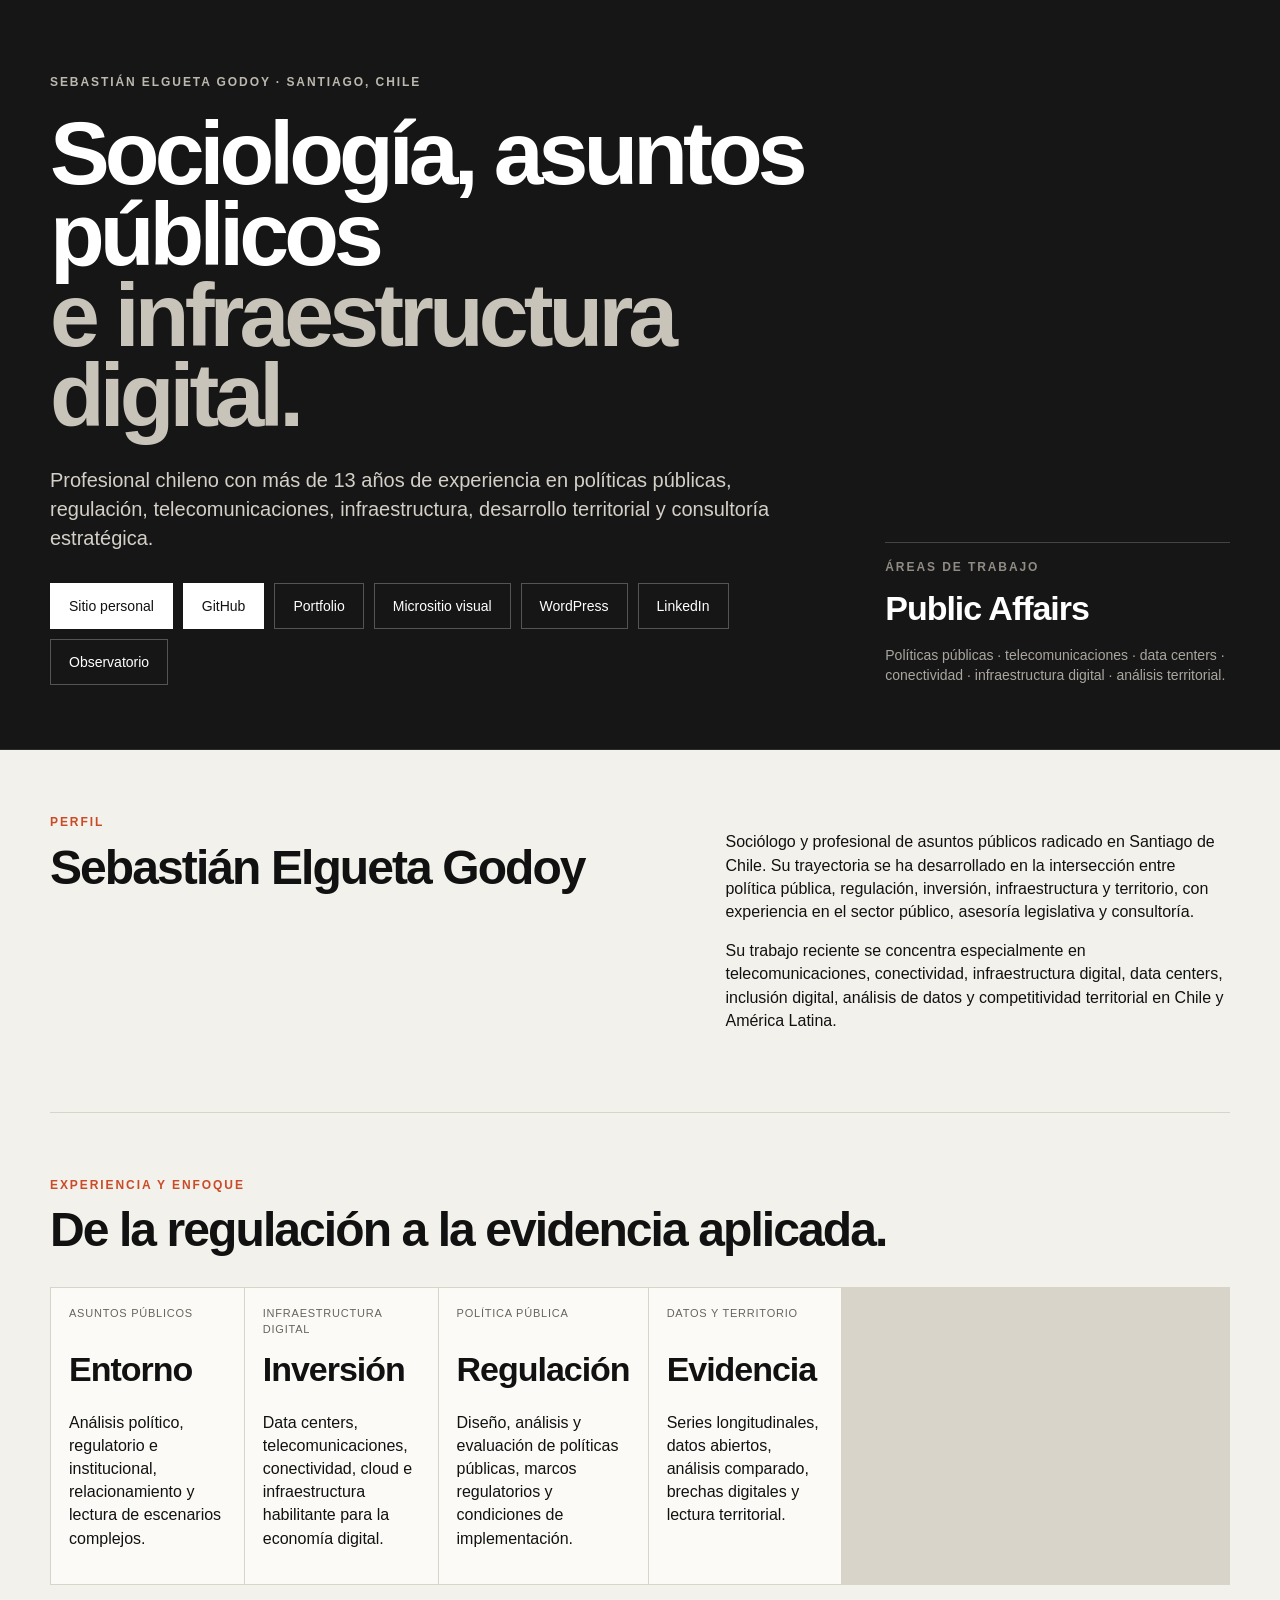
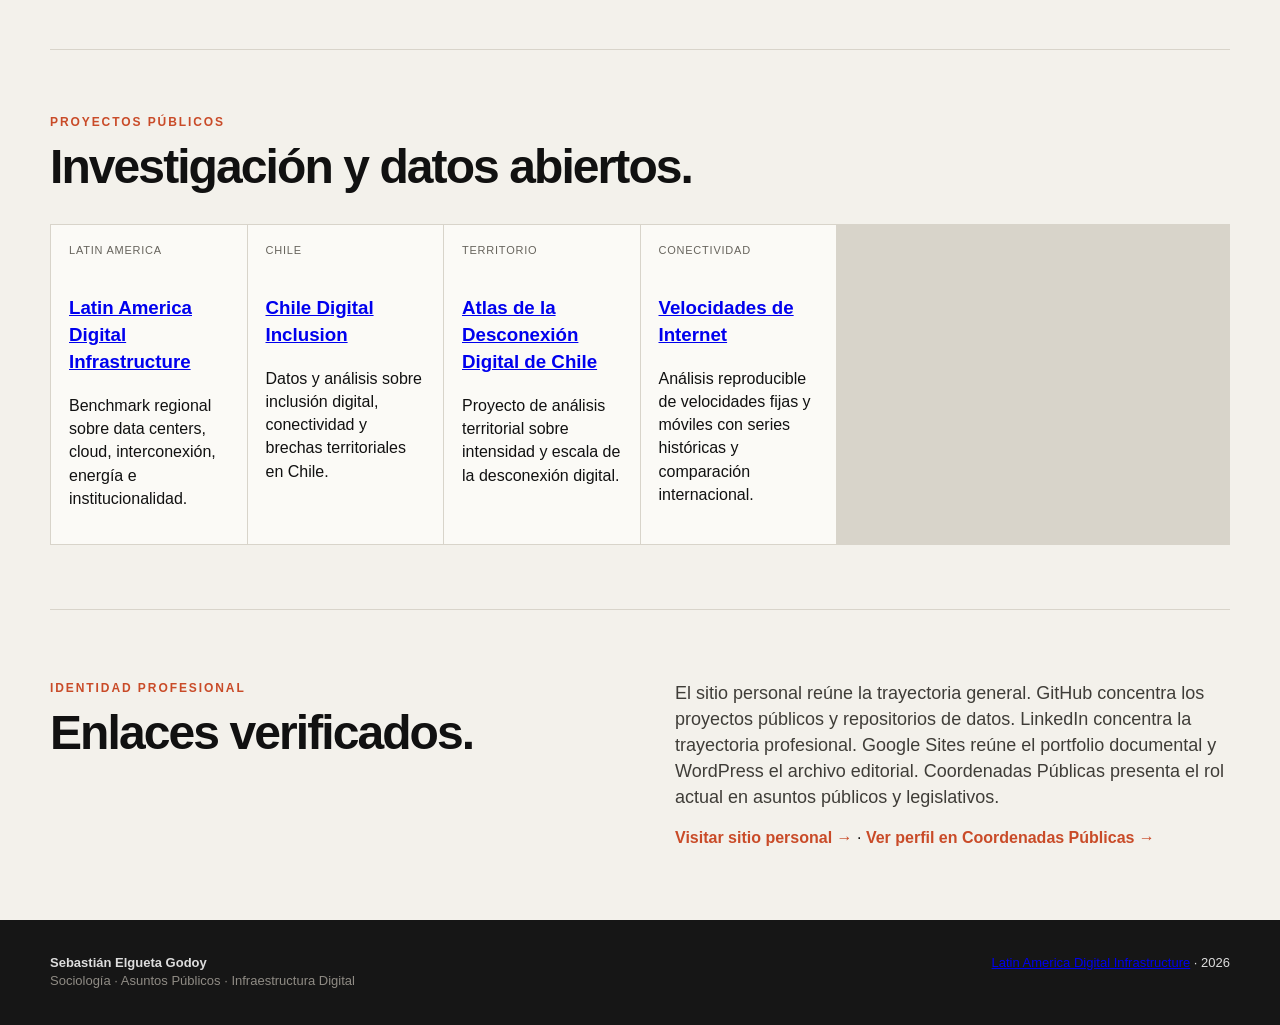
<file: site/sebastian-elgueta-godoy.html>
<!doctype html>
<html lang="es">
<head>
<meta charset="utf-8">
<meta name="viewport" content="width=device-width,initial-scale=1">
<title>Sebastián Elgueta Godoy | Asuntos Públicos e Infraestructura Digital</title>
<meta name="description" content="Perfil profesional de Sebastián Elgueta Godoy, sociólogo chileno especializado en asuntos públicos, políticas públicas, telecomunicaciones, infraestructura digital, data centers, conectividad y análisis territorial.">
<meta name="author" content="Sebastián Elgueta Godoy">
<meta name="robots" content="noindex,follow,max-image-preview:large,max-snippet:-1,max-video-preview:-1">
<link rel="canonical" href="https://selguetagodoy.github.io/">
<link rel="me" href="https://github.com/selguetagodoy">
<link rel="me" href="https://cl.linkedin.com/in/sebastian-elgueta-godoy">
<meta property="og:type" content="profile">
<meta property="og:title" content="Sebastián Elgueta Godoy | Asuntos Públicos e Infraestructura Digital">
<meta property="og:description" content="Sociólogo y profesional de asuntos públicos con experiencia en políticas públicas, telecomunicaciones, infraestructura digital, data centers y desarrollo territorial.">
<meta property="og:url" content="https://selguetagodoy.github.io/">
<meta property="og:site_name" content="Latin America Digital Infrastructure">
<meta name="twitter:card" content="summary">
<link rel="stylesheet" href="styles.css">
<script type="application/ld+json">
{
  "@context": "https://schema.org",
  "@type": "ProfilePage",
  "@id": "https://selguetagodoy.github.io/#profilepage",
  "url": "https://selguetagodoy.github.io/",
  "dateCreated": "2026-09-17",
  "dateModified": "2026-09-17",
  "mainEntity": {
    "@type": "Person",
    "@id": "https://selguetagodoy.github.io/#person",
    "name": "Sebastián Elgueta Godoy",
    "alternateName": ["Sebastian Elgueta Godoy"],
    "identifier": "selguetagodoy",
    "description": "Sociólogo chileno y profesional de asuntos públicos con experiencia en políticas públicas, telecomunicaciones, infraestructura digital, data centers, conectividad y desarrollo territorial.",
    "url": "https://selguetagodoy.github.io/",
    "jobTitle": "Sociólogo y profesional de asuntos públicos",
    "homeLocation": {"@type": "Place", "name": "Santiago, Chile"},
    "worksFor": {
      "@type": "Organization",
      "name": "Coordenadas Públicas",
      "url": "https://www.coordenadaspublicas.cl/"
    },
    "alumniOf": [
      {"@type": "CollegeOrUniversity", "name": "Universidad Adolfo Ibáñez"},
      {"@type": "CollegeOrUniversity", "name": "Universidad Viña del Mar"}
    ],
    "knowsAbout": [
      "Public Affairs",
      "Public Policy",
      "Telecommunications",
      "Digital Infrastructure",
      "Data Centers",
      "Connectivity",
      "Digital Inclusion",
      "Digital Transformation",
      "Territorial Development",
      "Regulatory Analysis",
      "Latin America"
    ],
    "sameAs": [
      "https://github.com/selguetagodoy",
      "https://gamma.app/docs/Sebastian-Elgueta-Godoy-Public-Affairs-Digital-Infrastructure-Res-6kksqeeykbp631f",
      "https://sites.google.com/view/sebastianelguetagodoy",
      "https://sebastianelguetagodoy.wordpress.com/",
      "https://uai.academia.edu/ElguetaGodoy",
      "https://cl.linkedin.com/in/sebastian-elgueta-godoy",
      "https://www.coordenadaspublicas.cl/nosotros/"
    ]
  }
}
</script>
</head>
<body>
<header class="hero">
  <div class="shell hero-grid">
    <div>
      <div class="eyebrow">SEBASTIÁN ELGUETA GODOY · SANTIAGO, CHILE</div>
      <h1>Sociología, asuntos públicos<br><span>e infraestructura digital.</span></h1>
      <p class="lead">Profesional chileno con más de 13 años de experiencia en políticas públicas, regulación, telecomunicaciones, infraestructura, desarrollo territorial y consultoría estratégica.</p>
      <div class="hero-actions">
        <a class="btn primary" href="https://selguetagodoy.github.io/">Sitio personal</a>
        <a class="btn primary" href="https://github.com/selguetagodoy">GitHub</a>
        <a class="btn" href="https://sites.google.com/view/sebastianelguetagodoy">Portfolio</a>
        <a class="btn" href="https://gamma.app/docs/Sebastian-Elgueta-Godoy-Public-Affairs-Digital-Infrastructure-Res-6kksqeeykbp631f">Micrositio visual</a>
        <a class="btn" href="https://sebastianelguetagodoy.wordpress.com/">WordPress</a>
        <a class="btn" href="https://cl.linkedin.com/in/sebastian-elgueta-godoy">LinkedIn</a>
        <a class="btn" href="index.html">Observatorio</a>
      </div>
    </div>
    <div class="hero-note">
      <div class="note-label">ÁREAS DE TRABAJO</div>
      <div class="note-big">Public Affairs</div>
      <p>Políticas públicas · telecomunicaciones · data centers · conectividad · infraestructura digital · análisis territorial.</p>
    </div>
  </div>
</header>
<main class="shell">
  <section class="section intro">
    <div>
      <div class="section-label">PERFIL</div>
      <h2>Sebastián Elgueta Godoy</h2>
    </div>
    <div>
      <p>Sociólogo y profesional de asuntos públicos radicado en Santiago de Chile. Su trayectoria se ha desarrollado en la intersección entre política pública, regulación, inversión, infraestructura y territorio, con experiencia en el sector público, asesoría legislativa y consultoría.</p>
      <p>Su trabajo reciente se concentra especialmente en telecomunicaciones, conectividad, infraestructura digital, data centers, inclusión digital, análisis de datos y competitividad territorial en Chile y América Latina.</p>
    </div>
  </section>

  <section class="section">
    <div class="section-label">EXPERIENCIA Y ENFOQUE</div>
    <h2>De la regulación a la evidencia aplicada.</h2>
    <div class="compare-grid" style="margin-top:32px">
      <article class="compare-card"><div class="metric">ASUNTOS PÚBLICOS</div><div class="note-big" style="color:#111">Entorno</div><p>Análisis político, regulatorio e institucional, relacionamiento y lectura de escenarios complejos.</p></article>
      <article class="compare-card"><div class="metric">INFRAESTRUCTURA DIGITAL</div><div class="note-big" style="color:#111">Inversión</div><p>Data centers, telecomunicaciones, conectividad, cloud e infraestructura habilitante para la economía digital.</p></article>
      <article class="compare-card"><div class="metric">POLÍTICA PÚBLICA</div><div class="note-big" style="color:#111">Regulación</div><p>Diseño, análisis y evaluación de políticas públicas, marcos regulatorios y condiciones de implementación.</p></article>
      <article class="compare-card"><div class="metric">DATOS Y TERRITORIO</div><div class="note-big" style="color:#111">Evidencia</div><p>Series longitudinales, datos abiertos, análisis comparado, brechas digitales y lectura territorial.</p></article>
    </div>
  </section>

  <section class="section">
    <div class="section-label">PROYECTOS PÚBLICOS</div>
    <h2>Investigación y datos abiertos.</h2>
    <div class="compare-grid" style="margin-top:32px">
      <article class="compare-card"><div class="metric">LATIN AMERICA</div><h3><a href="https://github.com/selguetagodoy/latin-america-digital-infrastructure">Latin America Digital Infrastructure</a></h3><p>Benchmark regional sobre data centers, cloud, interconexión, energía e institucionalidad.</p></article>
      <article class="compare-card"><div class="metric">CHILE</div><h3><a href="https://github.com/selguetagodoy/Chile-Digital-Inclusion">Chile Digital Inclusion</a></h3><p>Datos y análisis sobre inclusión digital, conectividad y brechas territoriales en Chile.</p></article>
      <article class="compare-card"><div class="metric">TERRITORIO</div><h3><a href="https://github.com/selguetagodoy/atlas-desconexion-digital-chile.">Atlas de la Desconexión Digital de Chile</a></h3><p>Proyecto de análisis territorial sobre intensidad y escala de la desconexión digital.</p></article>
      <article class="compare-card"><div class="metric">CONECTIVIDAD</div><h3><a href="https://github.com/selguetagodoy/Ookla">Velocidades de Internet</a></h3><p>Análisis reproducible de velocidades fijas y móviles con series históricas y comparación internacional.</p></article>
    </div>
  </section>

  <section class="method-note">
    <div><div class="section-label">IDENTIDAD PROFESIONAL</div><h2>Enlaces verificados.</h2></div>
    <div><p>El sitio personal reúne la trayectoria general. GitHub concentra los proyectos públicos y repositorios de datos. LinkedIn concentra la trayectoria profesional. Google Sites reúne el portfolio documental y WordPress el archivo editorial. Coordenadas Públicas presenta el rol actual en asuntos públicos y legislativos.</p><a href="https://selguetagodoy.github.io/">Visitar sitio personal →</a> · <a href="https://www.coordenadaspublicas.cl/nosotros/">Ver perfil en Coordenadas Públicas →</a></div>
  </section>
</main>
<footer><div class="shell footer-grid"><div><strong>Sebastián Elgueta Godoy</strong><br><span>Sociología · Asuntos Públicos · Infraestructura Digital</span></div><div><a href="index.html">Latin America Digital Infrastructure</a> · 2026</div></div></footer>
</body>
</html>
</file>
<file: styles.css>
:root{--bg:#f3f1eb;--paper:#fbfaf6;--ink:#111;--muted:#67645d;--line:#d8d4ca;--accent:#c94b28;--dark:#161616;--soft:#e9e5dc;--max:1180px}*{box-sizing:border-box}html{scroll-behavior:smooth}body{margin:0;background:var(--bg);color:var(--ink);font-family:Arial,Helvetica,sans-serif;line-height:1.45}.shell{width:min(var(--max),calc(100% - 40px));margin:0 auto}.hero{background:var(--dark);color:#fff;padding:74px 0 64px;border-bottom:1px solid #2d2d2d}.hero-grid{display:grid;grid-template-columns:minmax(0,1.55fr) minmax(260px,.7fr);gap:72px;align-items:end}.eyebrow,.section-label,.note-label{font-size:12px;font-weight:700;letter-spacing:.16em;text-transform:uppercase}.eyebrow{color:#bcb8af;margin-bottom:22px}.hero h1{font-size:clamp(48px,7vw,92px);line-height:.9;letter-spacing:-.055em;margin:0;max-width:900px}.hero h1 span{color:#c9c4ba}.lead{max-width:720px;font-size:20px;color:#d4d0c8;margin:30px 0 0}.hero-actions{display:flex;gap:10px;flex-wrap:wrap;margin-top:30px}.btn{display:inline-block;border:1px solid #545454;padding:12px 18px;color:#fff;text-decoration:none;font-size:14px}.btn.primary{background:#fff;color:#111;border-color:#fff}.hero-note{border-top:1px solid #444;padding-top:16px}.note-label{color:#908c84}.note-big{font-size:34px;font-weight:700;letter-spacing:-.03em;margin:7px 0 12px}.hero-note p{color:#aaa69f;font-size:14px;margin:0}.kpi-grid{display:grid;grid-template-columns:repeat(4,1fr);margin-top:-1px;border-left:1px solid var(--line)}.kpi{background:var(--paper);padding:24px;border-right:1px solid var(--line);border-bottom:1px solid var(--line)}.kpi span{font-size:12px;text-transform:uppercase;letter-spacing:.09em;color:var(--muted)}.kpi strong{display:block;font-size:38px;letter-spacing:-.04em;margin:10px 0 3px}.kpi small{color:var(--muted)}.section{padding:64px 0;border-bottom:1px solid var(--line)}.section-label{color:var(--accent);margin-bottom:12px}.section h2,.method-note h2{font-size:clamp(30px,4vw,48px);line-height:1.02;letter-spacing:-.04em;margin:0}.intro{display:grid;grid-template-columns:1.2fr 1fr;gap:70px}.intro>p{font-size:19px;margin:26px 0 0;color:#3e3b36}.section-head{display:flex;justify-content:space-between;gap:32px;align-items:end;margin-bottom:36px}.controls{display:flex;gap:10px;flex-wrap:wrap}label{font-size:11px;text-transform:uppercase;letter-spacing:.08em;color:var(--muted)}select{display:block;margin-top:6px;min-width:170px;background:var(--paper);border:1px solid var(--line);padding:10px 32px 10px 10px;color:var(--ink);font:inherit;font-size:14px}.compare-grid{display:grid;grid-template-columns:repeat(6,1fr);gap:1px;background:var(--line);border:1px solid var(--line)}.compare-card{background:var(--paper);padding:18px;min-height:150px}.compare-card .metric{color:var(--muted);font-size:11px;text-transform:uppercase;letter-spacing:.07em;min-height:32px}.duo{margin-top:20px;display:grid;gap:10px}.duo-row{display:grid;grid-template-columns:58px 1fr auto;gap:8px;align-items:center;font-size:12px}.duo-row strong{font-size:15px}.duo-track{height:5px;background:var(--soft);overflow:hidden}.duo-fill{height:100%;background:var(--ink)}.duo-row.b .duo-fill{background:var(--accent)}.unit{font-size:12px;color:var(--muted);text-transform:uppercase;letter-spacing:.08em}.bar-chart{display:grid;gap:18px}.bar-row{display:grid;grid-template-columns:130px 1fr 74px;gap:14px;align-items:center}.bar-label strong{display:block}.bar-label span{display:block;color:var(--muted);font-size:12px}.bar-track{height:22px;background:var(--soft);position:relative}.bar-fill{height:100%;background:var(--dark)}.bar-value{text-align:right;font-variant-numeric:tabular-nums;font-weight:700}.caption{font-size:12px;color:var(--muted);margin:20px 0 0}.split{display:grid;grid-template-columns:1fr 1fr;gap:46px;border-bottom:1px solid var(--line)}.mini-panel{border-bottom:0}.scatter{height:360px;background:var(--paper);border:1px solid var(--line);position:relative;margin-top:28px}.scatter svg{width:100%;height:100%;display:block}.axis{stroke:#c9c4ba;stroke-width:1}.gridline{stroke:#e5e1d8;stroke-width:1}.dot{fill:var(--dark)}.dot.chl{fill:var(--accent)}.dot-label{font-size:11px;fill:#292722}.energy-list{display:grid;gap:14px;margin-top:28px}.energy-row{display:grid;grid-template-columns:90px 1fr 62px 82px;gap:12px;align-items:center}.renew-track{height:12px;background:var(--soft)}.renew-fill{height:100%;background:var(--dark)}.energy-row strong{font-size:13px}.energy-row .num{text-align:right;font-variant-numeric:tabular-nums}.carbon{color:var(--muted);font-size:12px;text-align:right}.profile-grid{display:grid;grid-template-columns:1.4fr repeat(4,1fr);gap:1px;background:var(--line);border:1px solid var(--line)}.profile-main,.profile-stat{background:var(--paper);padding:22px}.profile-main h3{font-size:28px;margin:0 0 8px;letter-spacing:-.03em}.profile-main p{margin:0;color:var(--muted)}.profile-stat span{display:block;color:var(--muted);font-size:11px;text-transform:uppercase;letter-spacing:.07em;min-height:30px}.profile-stat strong{display:block;font-size:28px;margin-top:14px;letter-spacing:-.04em}.profile-stat small{display:block;margin-top:3px;color:var(--muted)}.table-wrap{overflow:auto;border:1px solid var(--line)}table{width:100%;border-collapse:collapse;background:var(--paper);min-width:800px}th,td{text-align:left;padding:13px 14px;border-bottom:1px solid var(--line);font-size:13px}th{font-size:10px;text-transform:uppercase;letter-spacing:.08em;color:var(--muted);background:#efede7;position:sticky;top:0}tbody tr:hover{background:#f2efe8}td.num{text-align:right;font-variant-numeric:tabular-nums}.method-note{padding:70px 0;display:grid;grid-template-columns:1fr 1fr;gap:70px}.method-note p{font-size:18px;margin:0 0 16px;color:#3f3d38}.method-note a{color:var(--accent);font-weight:700;text-decoration:none}footer{background:var(--dark);color:#ddd;padding:34px 0}.footer-grid{display:flex;justify-content:space-between;gap:20px;font-size:13px}.footer-grid span{color:#8f8b84}@media(max-width:900px){.hero-grid,.intro,.split,.method-note{grid-template-columns:1fr}.hero-grid{gap:42px}.kpi-grid{grid-template-columns:repeat(2,1fr)}.compare-grid{grid-template-columns:repeat(2,1fr)}.profile-grid{grid-template-columns:repeat(2,1fr)}.profile-main{grid-column:1/-1}.section-head{align-items:flex-start;flex-direction:column}.controls{width:100%}.controls label{flex:1}select{width:100%}.split{gap:0}.mini-panel:first-child{border-bottom:1px solid var(--line)}}@media(max-width:560px){.shell{width:min(100% - 24px,var(--max))}.hero{padding:48px 0}.hero h1{font-size:48px}.lead{font-size:17px}.kpi-grid{grid-template-columns:1fr 1fr}.kpi{padding:18px}.kpi strong{font-size:30px}.section{padding:48px 0}.compare-grid{grid-template-columns:1fr}.bar-row{grid-template-columns:90px 1fr 58px}.profile-grid{grid-template-columns:1fr}.energy-row{grid-template-columns:74px 1fr 50px}.carbon{display:none}.footer-grid{flex-direction:column}.method-note{padding:52px 0}.scatter{height:300px}}
</file>
<file: site/styles.css>
:root{--bg:#f3f1eb;--paper:#fbfaf6;--ink:#111;--muted:#67645d;--line:#d8d4ca;--accent:#c94b28;--dark:#161616;--soft:#e9e5dc;--max:1180px}*{box-sizing:border-box}html{scroll-behavior:smooth}body{margin:0;background:var(--bg);color:var(--ink);font-family:Arial,Helvetica,sans-serif;line-height:1.45}.shell{width:min(var(--max),calc(100% - 40px));margin:0 auto}.hero{background:var(--dark);color:#fff;padding:74px 0 64px;border-bottom:1px solid #2d2d2d}.hero-grid{display:grid;grid-template-columns:minmax(0,1.55fr) minmax(260px,.7fr);gap:72px;align-items:end}.eyebrow,.section-label,.note-label{font-size:12px;font-weight:700;letter-spacing:.16em;text-transform:uppercase}.eyebrow{color:#bcb8af;margin-bottom:22px}.hero h1{font-size:clamp(48px,7vw,92px);line-height:.9;letter-spacing:-.055em;margin:0;max-width:900px}.hero h1 span{color:#c9c4ba}.lead{max-width:720px;font-size:20px;color:#d4d0c8;margin:30px 0 0}.hero-actions{display:flex;gap:10px;flex-wrap:wrap;margin-top:30px}.btn{display:inline-block;border:1px solid #545454;padding:12px 18px;color:#fff;text-decoration:none;font-size:14px}.btn.primary{background:#fff;color:#111;border-color:#fff}.hero-note{border-top:1px solid #444;padding-top:16px}.note-label{color:#908c84}.note-big{font-size:34px;font-weight:700;letter-spacing:-.03em;margin:7px 0 12px}.hero-note p{color:#aaa69f;font-size:14px;margin:0}.kpi-grid{display:grid;grid-template-columns:repeat(4,1fr);margin-top:-1px;border-left:1px solid var(--line)}.kpi{background:var(--paper);padding:24px;border-right:1px solid var(--line);border-bottom:1px solid var(--line)}.kpi span{font-size:12px;text-transform:uppercase;letter-spacing:.09em;color:var(--muted)}.kpi strong{display:block;font-size:38px;letter-spacing:-.04em;margin:10px 0 3px}.kpi small{color:var(--muted)}.section{padding:64px 0;border-bottom:1px solid var(--line)}.section-label{color:var(--accent);margin-bottom:12px}.section h2,.method-note h2{font-size:clamp(30px,4vw,48px);line-height:1.02;letter-spacing:-.04em;margin:0}.intro{display:grid;grid-template-columns:1.2fr 1fr;gap:70px}.intro>p{font-size:19px;margin:26px 0 0;color:#3e3b36}.section-head{display:flex;justify-content:space-between;gap:32px;align-items:end;margin-bottom:36px}.controls{display:flex;gap:10px;flex-wrap:wrap}label{font-size:11px;text-transform:uppercase;letter-spacing:.08em;color:var(--muted)}select{display:block;margin-top:6px;min-width:170px;background:var(--paper);border:1px solid var(--line);padding:10px 32px 10px 10px;color:var(--ink);font:inherit;font-size:14px}.compare-grid{display:grid;grid-template-columns:repeat(6,1fr);gap:1px;background:var(--line);border:1px solid var(--line)}.compare-card{background:var(--paper);padding:18px;min-height:150px}.compare-card .metric{color:var(--muted);font-size:11px;text-transform:uppercase;letter-spacing:.07em;min-height:32px}.duo{margin-top:20px;display:grid;gap:10px}.duo-row{display:grid;grid-template-columns:58px 1fr auto;gap:8px;align-items:center;font-size:12px}.duo-row strong{font-size:15px}.duo-track{height:5px;background:var(--soft);overflow:hidden}.duo-fill{height:100%;background:var(--ink)}.duo-row.b .duo-fill{background:var(--accent)}.unit{font-size:12px;color:var(--muted);text-transform:uppercase;letter-spacing:.08em}.bar-chart{display:grid;gap:18px}.bar-row{display:grid;grid-template-columns:130px 1fr 74px;gap:14px;align-items:center}.bar-label strong{display:block}.bar-label span{display:block;color:var(--muted);font-size:12px}.bar-track{height:22px;background:var(--soft);position:relative}.bar-fill{height:100%;background:var(--dark)}.bar-value{text-align:right;font-variant-numeric:tabular-nums;font-weight:700}.caption{font-size:12px;color:var(--muted);margin:20px 0 0}.split{display:grid;grid-template-columns:1fr 1fr;gap:46px;border-bottom:1px solid var(--line)}.mini-panel{border-bottom:0}.scatter{height:360px;background:var(--paper);border:1px solid var(--line);position:relative;margin-top:28px}.scatter svg{width:100%;height:100%;display:block}.axis{stroke:#c9c4ba;stroke-width:1}.gridline{stroke:#e5e1d8;stroke-width:1}.dot{fill:var(--dark)}.dot.chl{fill:var(--accent)}.dot-label{font-size:11px;fill:#292722}.energy-list{display:grid;gap:14px;margin-top:28px}.energy-row{display:grid;grid-template-columns:90px 1fr 62px 82px;gap:12px;align-items:center}.renew-track{height:12px;background:var(--soft)}.renew-fill{height:100%;background:var(--dark)}.energy-row strong{font-size:13px}.energy-row .num{text-align:right;font-variant-numeric:tabular-nums}.carbon{color:var(--muted);font-size:12px;text-align:right}.profile-grid{display:grid;grid-template-columns:1.4fr repeat(4,1fr);gap:1px;background:var(--line);border:1px solid var(--line)}.profile-main,.profile-stat{background:var(--paper);padding:22px}.profile-main h3{font-size:28px;margin:0 0 8px;letter-spacing:-.03em}.profile-main p{margin:0;color:var(--muted)}.profile-stat span{display:block;color:var(--muted);font-size:11px;text-transform:uppercase;letter-spacing:.07em;min-height:30px}.profile-stat strong{display:block;font-size:28px;margin-top:14px;letter-spacing:-.04em}.profile-stat small{display:block;margin-top:3px;color:var(--muted)}.table-wrap{overflow:auto;border:1px solid var(--line)}table{width:100%;border-collapse:collapse;background:var(--paper);min-width:800px}th,td{text-align:left;padding:13px 14px;border-bottom:1px solid var(--line);font-size:13px}th{font-size:10px;text-transform:uppercase;letter-spacing:.08em;color:var(--muted);background:#efede7;position:sticky;top:0}tbody tr:hover{background:#f2efe8}td.num{text-align:right;font-variant-numeric:tabular-nums}.method-note{padding:70px 0;display:grid;grid-template-columns:1fr 1fr;gap:70px}.method-note p{font-size:18px;margin:0 0 16px;color:#3f3d38}.method-note a{color:var(--accent);font-weight:700;text-decoration:none}footer{background:var(--dark);color:#ddd;padding:34px 0}.footer-grid{display:flex;justify-content:space-between;gap:20px;font-size:13px}.footer-grid span{color:#8f8b84}@media(max-width:900px){.hero-grid,.intro,.split,.method-note{grid-template-columns:1fr}.hero-grid{gap:42px}.kpi-grid{grid-template-columns:repeat(2,1fr)}.compare-grid{grid-template-columns:repeat(2,1fr)}.profile-grid{grid-template-columns:repeat(2,1fr)}.profile-main{grid-column:1/-1}.section-head{align-items:flex-start;flex-direction:column}.controls{width:100%}.controls label{flex:1}select{width:100%}.split{gap:0}.mini-panel:first-child{border-bottom:1px solid var(--line)}}@media(max-width:560px){.shell{width:min(100% - 24px,var(--max))}.hero{padding:48px 0}.hero h1{font-size:48px}.lead{font-size:17px}.kpi-grid{grid-template-columns:1fr 1fr}.kpi{padding:18px}.kpi strong{font-size:30px}.section{padding:48px 0}.compare-grid{grid-template-columns:1fr}.bar-row{grid-template-columns:90px 1fr 58px}.profile-grid{grid-template-columns:1fr}.energy-row{grid-template-columns:74px 1fr 50px}.carbon{display:none}.footer-grid{flex-direction:column}.method-note{padding:52px 0}.scatter{height:300px}}
</file>
